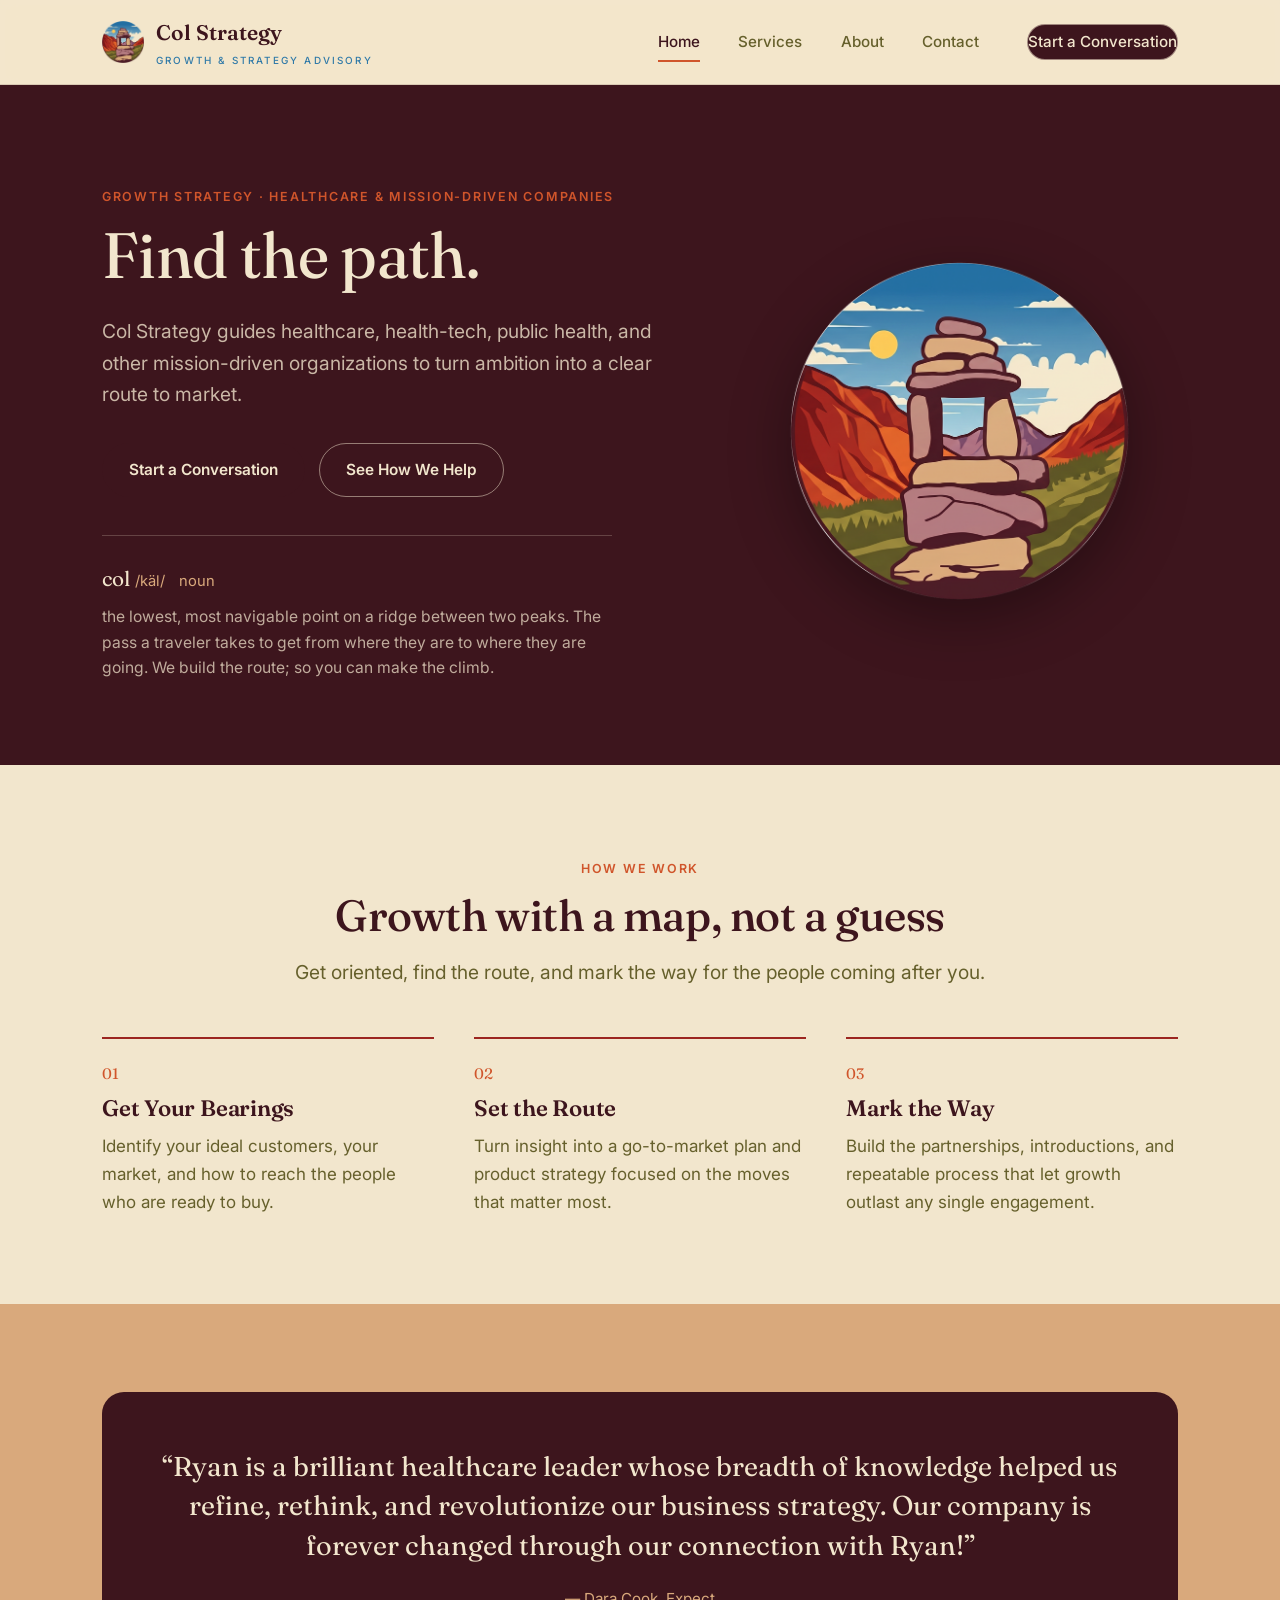
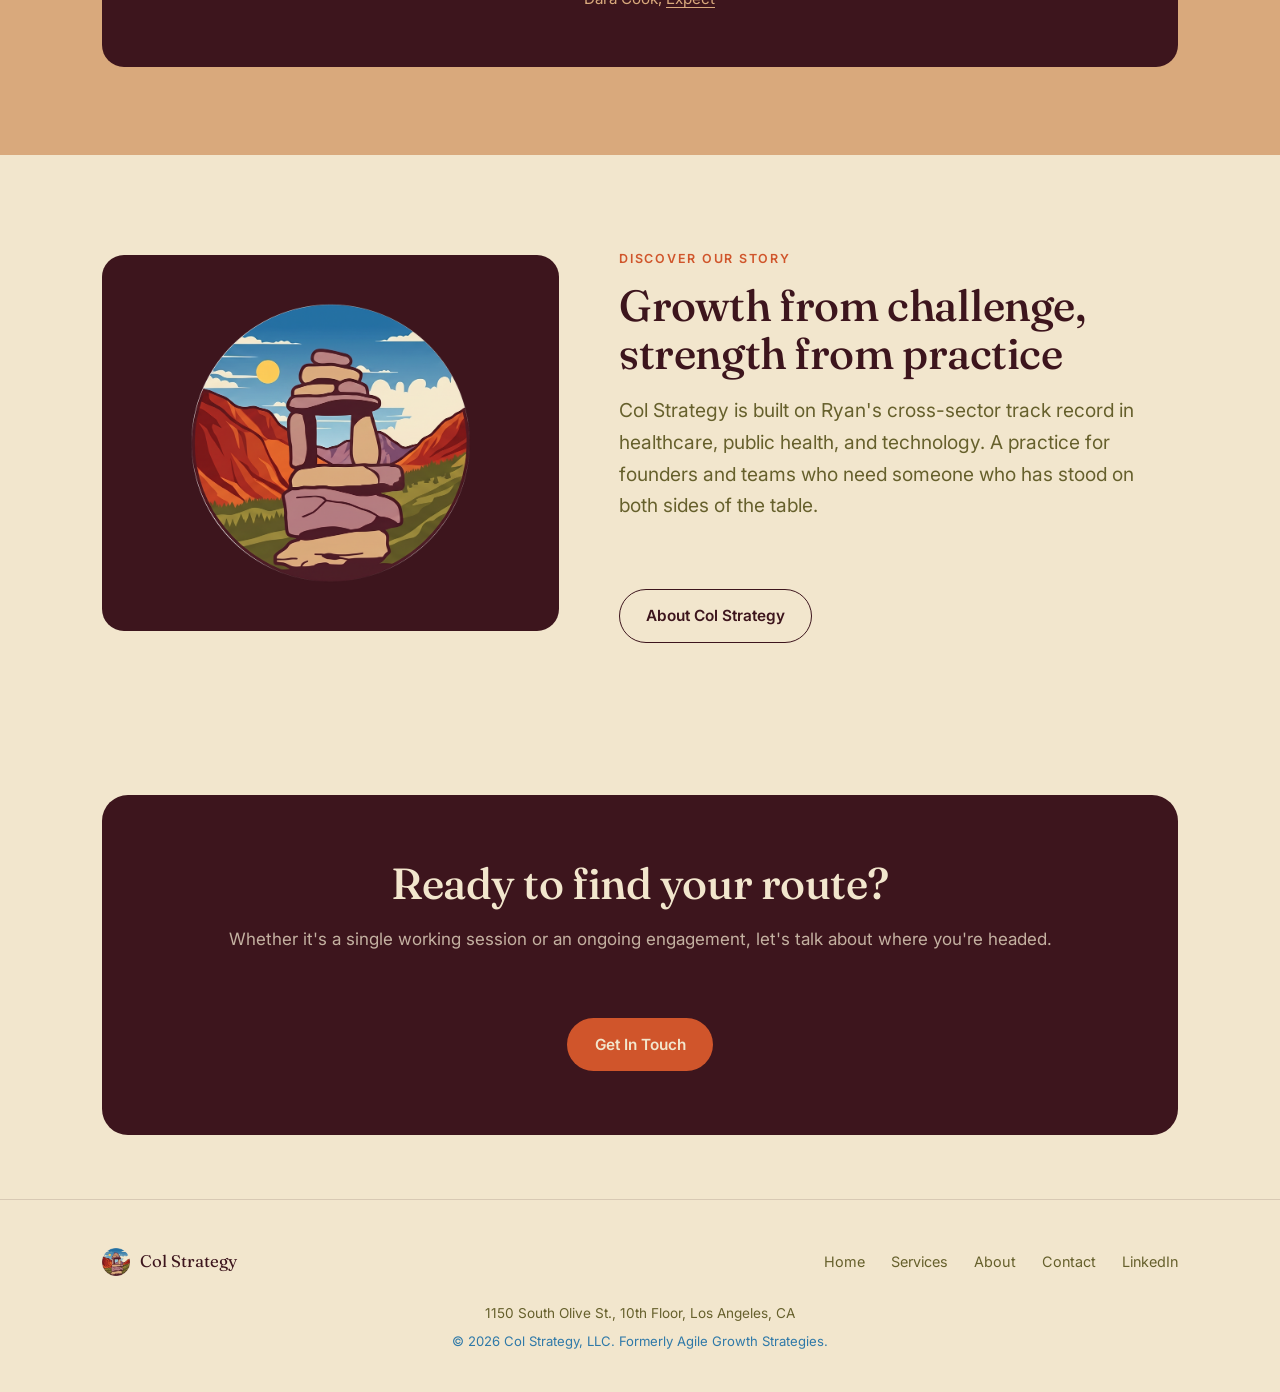
<file: index.html>
<!DOCTYPE html>
<html lang="en">
<head>
<meta charset="UTF-8">
<meta name="viewport" content="width=device-width, initial-scale=1.0">
<title>Col Strategy — Growth Strategy for Healthcare & Mission-Driven Companies</title>
<meta name="description" content="Col Strategy is a boutique growth-strategy consultancy helping healthcare, health-tech, and mission-driven companies find their path to market and scale with purpose.">
<meta property="og:type" content="website">
<meta property="og:site_name" content="Col Strategy">
<meta property="og:title" content="Col Strategy — Growth Strategy for Healthcare & Mission-Driven Companies">
<meta property="og:description" content="Col Strategy is a boutique growth-strategy consultancy helping healthcare, health-tech, and mission-driven companies find their path to market and scale with purpose.">
<meta property="og:url" content="https://colstrategy.com/">
<meta property="og:image" content="https://colstrategy.com/assets/og-card.png">
<meta name="twitter:card" content="summary_large_image">
<meta name="twitter:title" content="Col Strategy — Growth Strategy for Healthcare & Mission-Driven Companies">
<meta name="twitter:description" content="Col Strategy is a boutique growth-strategy consultancy helping healthcare, health-tech, and mission-driven companies find their path to market and scale with purpose.">
<meta name="twitter:image" content="https://colstrategy.com/assets/og-card.png">
<link rel="icon" href="assets/favicon.ico" sizes="any">
<link rel="apple-touch-icon" href="assets/apple-touch-icon.png">
<link rel="preconnect" href="https://fonts.googleapis.com">
<link rel="preconnect" href="https://fonts.gstatic.com" crossorigin>
<link href="https://fonts.googleapis.com/css2?family=Fraunces:opsz,wght@9..144,400;9..144,500;9..144,600&family=Inter:wght@400;500;600;700&display=swap" rel="stylesheet">
<link rel="stylesheet" href="css/styles.css">
</head>
<body class="page-home">

<header class="site-header">
  <div class="wrap">
    <a href="index.html" class="brand">
      <img src="assets/cairn-mark.png" alt="Col Strategy cairn mark">
      <span class="brand-name">Col Strategy<span class="lower">Growth &amp; Strategy Advisory</span></span>
    </a>
    <button class="nav-toggle" aria-label="Toggle navigation" aria-expanded="false">
      <span></span><span></span><span></span>
    </button>
    <nav class="main-nav">
      <a href="index.html" class="active">Home</a>
      <a href="services.html">Services</a>
      <a href="about.html">About</a>
      <a href="contact.html">Contact</a>
      <a href="contact.html" class="btn btn-primary nav-cta">Start a Conversation</a>
    </nav>
  </div>
</header>

<section class="hero">
  <div class="wrap hero-grid">
    <div>
      <div class="eyebrow">Growth Strategy &middot; Healthcare &amp; Mission-Driven Companies</div>
      <h1>Find the path.</h1>
      <p class="lede">Col Strategy guides healthcare, health-tech, public health, and other mission-driven organizations to turn ambition into a clear route to market.</p>
      <div class="hero-actions">
        <a href="contact.html" class="btn btn-primary">Start a Conversation</a>
        <a href="services.html" class="btn btn-ghost">See How We Help</a>
      </div>

      <div class="definition">
        <span class="term">col</span>
        <span class="ipa">/käl/</span>
        <span class="pos">noun</span>
        <p>the lowest, most navigable point on a ridge between two peaks. The pass a traveler takes to get from where they are to where they are going. 
        We build the route; so you can make the climb.</p>
      </div>
    </div>
    <div class="hero-mark">
      <img src="assets/cairn-mark.png" alt="Hand-illustrated cairn, a trail marker made of stacked stones">
    </div>
  </div>
</section>

<section>
  <div class="wrap">
    <div class="section-head center">
      <div class="eyebrow">How We Work</div>
      <h2>Growth with a map, not a guess</h2>
      <p class="lede" style="margin-left:auto;margin-right:auto;">Get oriented, find the route, and mark the way for the people coming after you.</p>
    </div>
    <div class="grid-3">
      <div class="value-card">
        <span class="num">01</span>
        <h3>Get Your Bearings</h3>
        <p>Identify your ideal customers, your market, and how to reach the people who are ready to buy.</p>
      </div>
      <div class="value-card">
        <span class="num">02</span>
        <h3>Set the Route</h3>
        <p>Turn insight into a go-to-market plan and product strategy focused on the moves that matter most.</p>
      </div>
      <div class="value-card">
        <span class="num">03</span>
        <h3>Mark the Way</h3>
        <p>Build the partnerships, introductions, and repeatable process that let growth outlast any single engagement.</p>
      </div>
    </div>
  </div>
</section>

<section class="section-deep">
  <div class="wrap">
    <div class="testimonial">
      <blockquote>&ldquo;Ryan is a brilliant healthcare leader whose breadth of knowledge helped us refine, rethink, and revolutionize our business strategy. Our company is forever changed through our connection with Ryan!&rdquo;</blockquote>
      <cite>— Dara Cook, <a href="https://www.expect.fit/" target="_blank" rel="noopener">Expect</a></cite>
    </div>
  </div>
</section>

<section>
  <div class="wrap split">
    <div class="split-visual">
      <img src="assets/cairn-mark.png" alt="Cairn illustration">
    </div>
    <div>
      <div class="eyebrow">Discover Our Story</div>
      <h2>Growth from challenge, strength from practice</h2>
      <p class="lede">Col Strategy is built on Ryan's cross-sector track record in healthcare, public health, and technology. A practice for founders and teams who need someone who has stood on both sides of the table.</p>
      <a href="about.html" class="btn btn-ghost mt-lg">About Col Strategy</a>
    </div>
  </div>
</section>

<section class="section-tight">
  <div class="wrap">
    <div class="cta-band">
      <h2>Ready to find your route?</h2>
      <p>Whether it's a single working session or an ongoing engagement, let's talk about where you're headed.</p>
      <a href="contact.html" class="btn btn-primary mt-lg">Get In Touch</a>
    </div>
  </div>
</section>

<footer class="site-footer">
  <div class="wrap">
    <div class="footer-grid">
      <a href="index.html" class="footer-brand">
        <img src="assets/cairn-mark.png" alt="Col Strategy">
        Col Strategy
      </a>
      <nav class="footer-links">
        <a href="index.html">Home</a>
        <a href="services.html">Services</a>
        <a href="about.html">About</a>
        <a href="contact.html">Contact</a>
        <a href="https://www.linkedin.com/in/wryanberger/" target="_blank" rel="noopener">LinkedIn</a>
      </nav>
    </div>
    <div class="footer-address">1150 South Olive St., 10th Floor, Los Angeles, CA</div>
    <div class="footer-note">&copy; <span id="year"></span> Col Strategy, LLC. Formerly Agile Growth Strategies.</div>
  </div>
</footer>

<script src="js/main.js"></script>
<script>document.getElementById("year").textContent = new Date().getFullYear();</script>
</body>
</html>
</file>
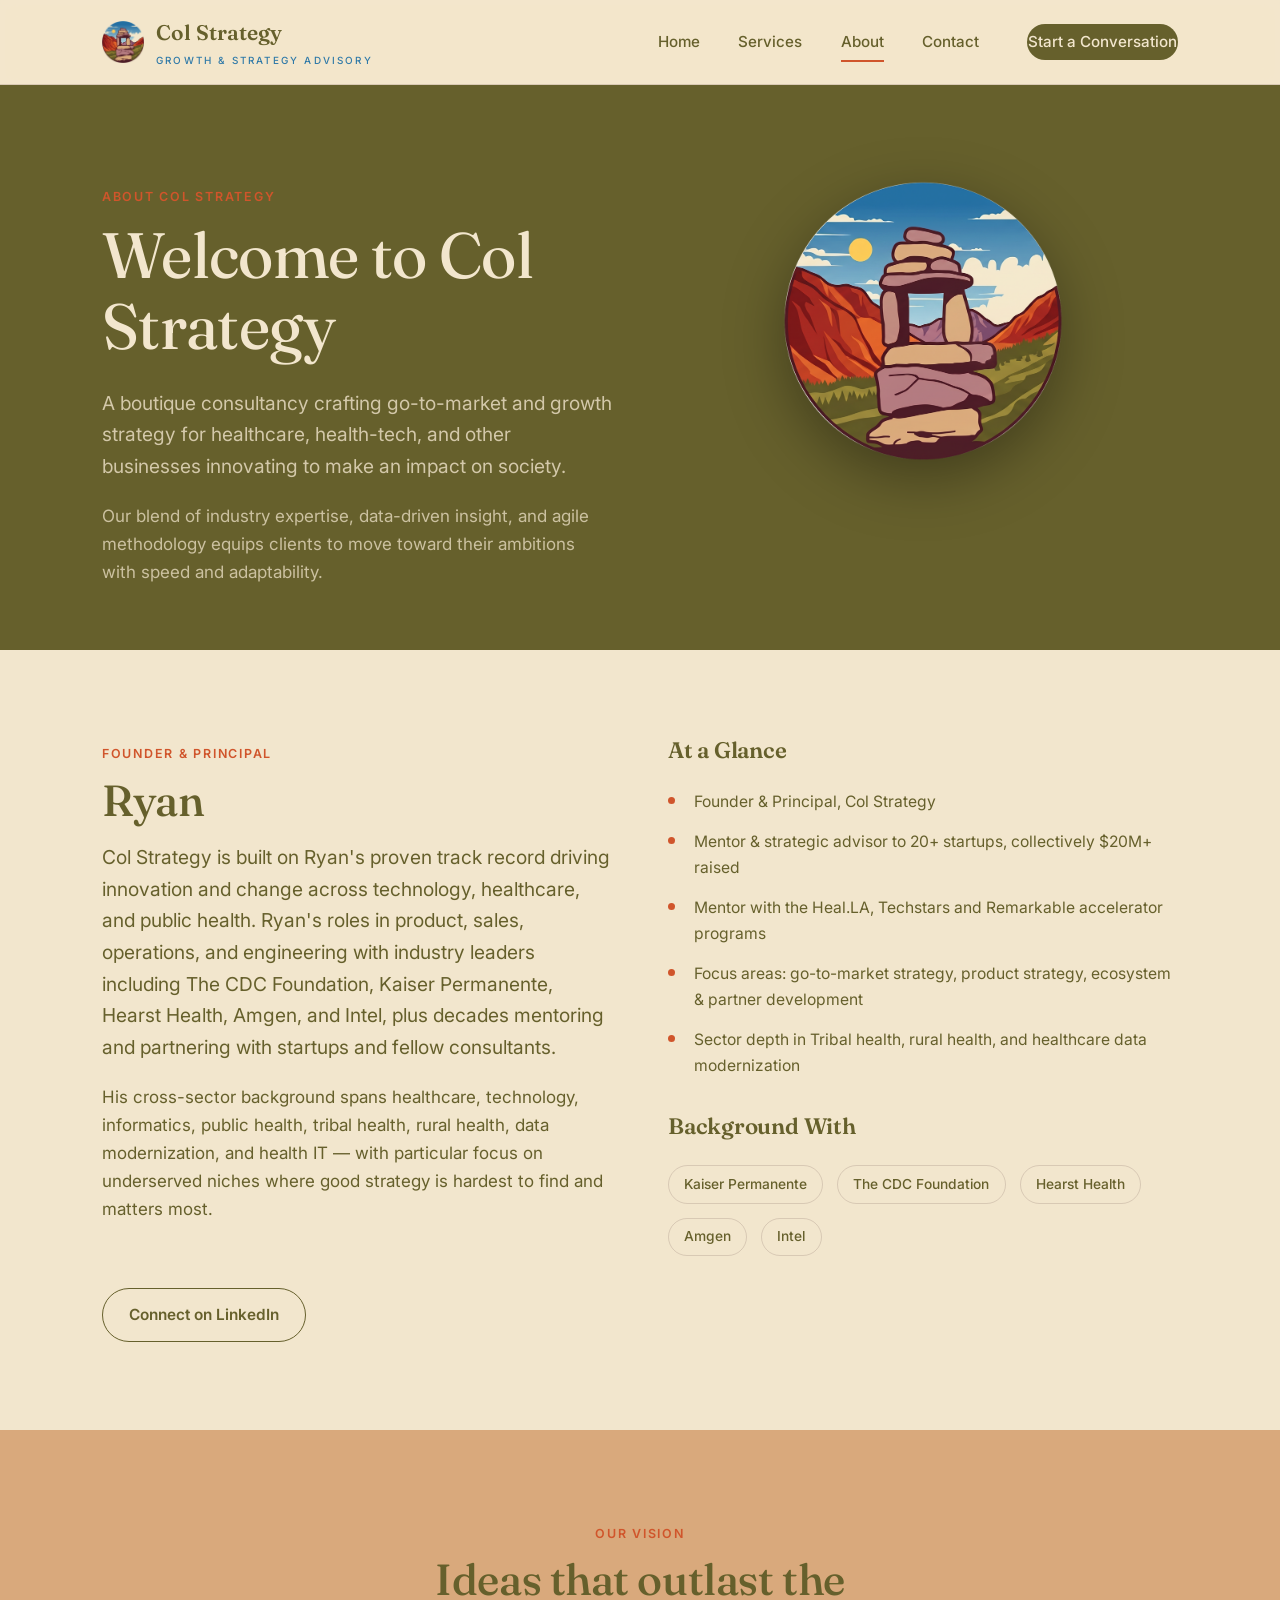
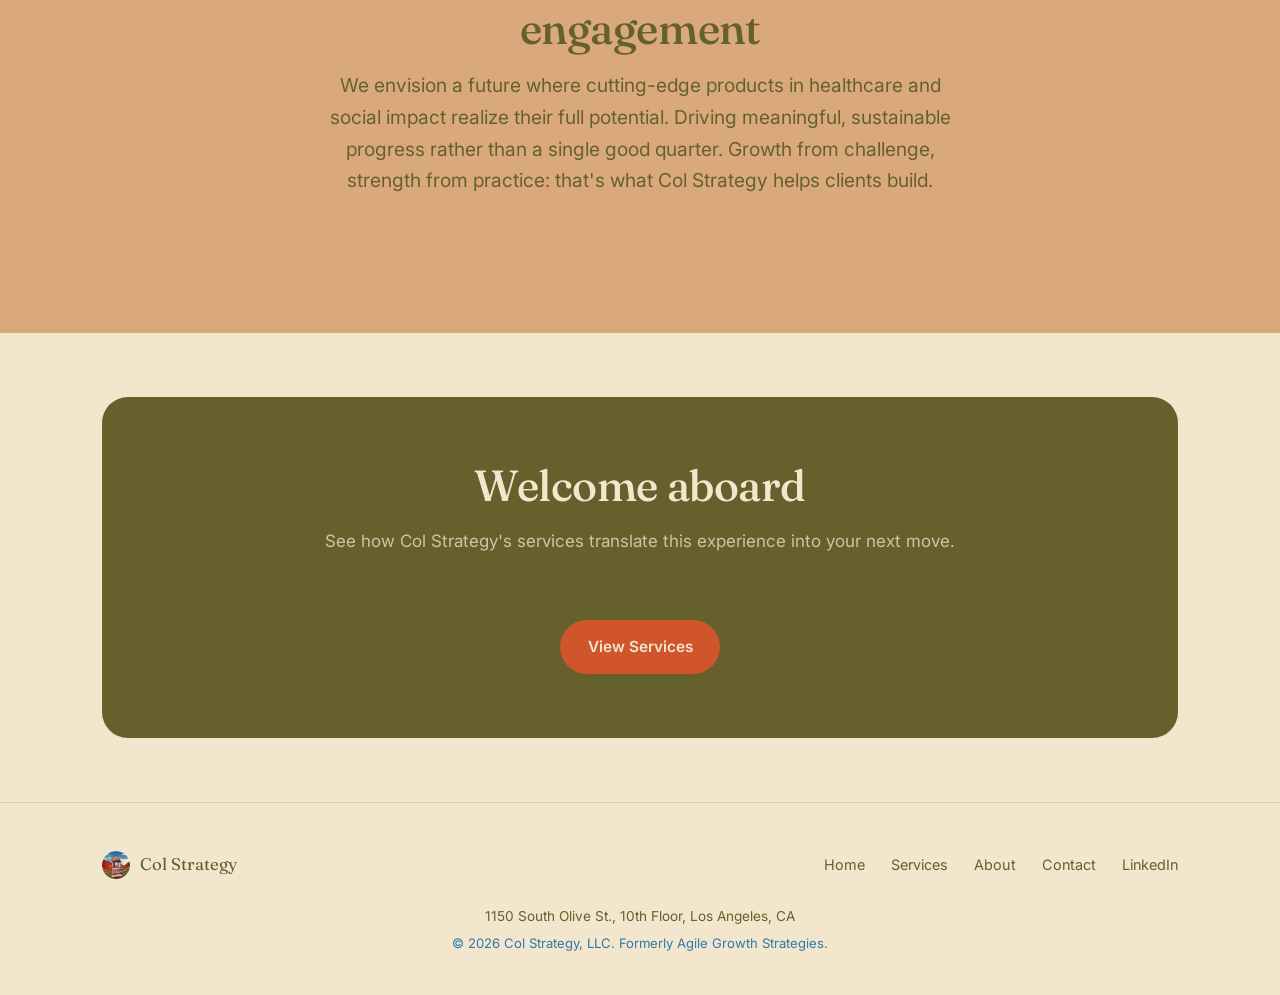
<file: about.html>
<!DOCTYPE html>
<html lang="en">
<head>
<meta charset="UTF-8">
<meta name="viewport" content="width=device-width, initial-scale=1.0">
<title>About — Col Strategy</title>
<meta name="description" content="Col Strategy is built on founder Ryan's cross-sector track record in healthcare, technology, and public health.">
<meta property="og:type" content="website">
<meta property="og:site_name" content="Col Strategy">
<meta property="og:title" content="About — Col Strategy">
<meta property="og:description" content="Col Strategy is built on founder Ryan's cross-sector track record in healthcare, technology, and public health.">
<meta property="og:url" content="https://colstrategy.com/about.html">
<meta property="og:image" content="https://colstrategy.com/assets/og-card.png">
<meta name="twitter:card" content="summary_large_image">
<meta name="twitter:title" content="About — Col Strategy">
<meta name="twitter:description" content="Col Strategy is built on founder Ryan's cross-sector track record in healthcare, technology, and public health.">
<meta name="twitter:image" content="https://colstrategy.com/assets/og-card.png">
<link rel="icon" href="assets/favicon.ico" sizes="any">
<link rel="apple-touch-icon" href="assets/apple-touch-icon.png">
<link rel="preconnect" href="https://fonts.googleapis.com">
<link rel="preconnect" href="https://fonts.gstatic.com" crossorigin>
<link href="https://fonts.googleapis.com/css2?family=Fraunces:opsz,wght@9..144,400;9..144,500;9..144,600&family=Inter:wght@400;500;600;700&display=swap" rel="stylesheet">
<link rel="stylesheet" href="css/styles.css">
</head>
<body class="page-about">

<header class="site-header">
  <div class="wrap">
    <a href="index.html" class="brand">
      <img src="assets/cairn-mark.png" alt="Col Strategy cairn mark">
      <span class="brand-name">Col Strategy<span class="lower">Growth &amp; Strategy Advisory</span></span>
    </a>
    <button class="nav-toggle" aria-label="Toggle navigation" aria-expanded="false">
      <span></span><span></span><span></span>
    </button>
    <nav class="main-nav">
      <a href="index.html">Home</a>
      <a href="services.html">Services</a>
      <a href="about.html" class="active">About</a>
      <a href="contact.html">Contact</a>
      <a href="contact.html" class="btn btn-primary nav-cta">Start a Conversation</a>
    </nav>
  </div>
</header>

<section class="hero" style="padding-bottom:64px;">
  <div class="wrap about-hero">
    <div>
      <div class="eyebrow">About Col Strategy</div>
      <h1>Welcome to Col Strategy</h1>
      <p class="lede">A boutique consultancy crafting go-to-market and growth strategy for healthcare, health-tech, and other businesses innovating to make an impact on society.</p>
      <p style="color:rgba(242,230,205,0.72)">Our blend of industry expertise, data-driven insight, and agile methodology equips clients to move toward their ambitions with speed and adaptability.</p>
    </div>
    <div class="hero-mark">
      <img src="assets/cairn-mark.png" alt="Hand-illustrated cairn mark" style="max-height:280px;">
    </div>
  </div>
</section>

<section>
  <div class="wrap about-hero">
    <div>
      <div class="eyebrow">Founder &amp; Principal</div>
      <h2>Ryan</h2>
      <p class="lede">Col Strategy is built on Ryan's proven track record driving innovation and change across technology, healthcare, and public health. Ryan's roles in product, sales, operations, and engineering with industry leaders including The CDC Foundation, Kaiser Permanente, Hearst Health, Amgen, and Intel, plus decades mentoring and partnering with startups and fellow consultants.</p>
      <p>His cross-sector background spans healthcare, technology, informatics, public health, tribal health, rural health, data modernization, and health IT &mdash; with particular focus on underserved niches where good strategy is hardest to find and matters most.</p>
      <a href="https://www.linkedin.com/in/wryanberger/" target="_blank" rel="noopener" class="btn btn-ghost mt-lg">Connect on LinkedIn</a>
    </div>
    <div>
      <h3 style="margin-bottom:1rem;">At a Glance</h3>
      <ul class="credential-list">
        <li>Founder &amp; Principal, Col Strategy</li>
        <li>Mentor &amp; strategic advisor to 20+ startups, collectively $20M+ raised</li>
        <li>Mentor with the Heal.LA, Techstars and Remarkable accelerator programs</li>
        <li>Focus areas: go-to-market strategy, product strategy, ecosystem &amp; partner development</li>
        <li>Sector depth in Tribal health, rural health, and healthcare data modernization</li>
      </ul>
      <h3 style="margin:2.2rem 0 0.6rem;">Background With</h3>
      <div class="client-strip">
        <span>Kaiser Permanente</span>
        <span>The CDC Foundation</span>
        <span>Hearst Health</span>
        <span>Amgen</span>
        <span>Intel</span>
      </div>
    </div>
  </div>
</section>

<section class="section-deep">
  <div class="wrap section-head center">
    <div class="eyebrow">Our Vision</div>
    <h2>Ideas that outlast the engagement</h2>
    <p class="lede" style="margin-left:auto;margin-right:auto;">We envision a future where cutting-edge products in healthcare and social impact realize their full potential. Driving meaningful, sustainable progress rather than a single good quarter. Growth from challenge, strength from practice: that's what Col Strategy helps clients build.</p>
  </div>
</section>

<section class="section-tight">
  <div class="wrap">
    <div class="cta-band">
      <h2>Welcome aboard</h2>
      <p>See how Col Strategy's services translate this experience into your next move.</p>
      <a href="services.html" class="btn btn-primary mt-lg">View Services</a>
    </div>
  </div>
</section>

<footer class="site-footer">
  <div class="wrap">
    <div class="footer-grid">
      <a href="index.html" class="footer-brand">
        <img src="assets/cairn-mark.png" alt="Col Strategy">
        Col Strategy
      </a>
      <nav class="footer-links">
        <a href="index.html">Home</a>
        <a href="services.html">Services</a>
        <a href="about.html">About</a>
        <a href="contact.html">Contact</a>
        <a href="https://www.linkedin.com/in/wryanberger/" target="_blank" rel="noopener">LinkedIn</a>
      </nav>
    </div>
    <div class="footer-address">1150 South Olive St., 10th Floor, Los Angeles, CA</div>
    <div class="footer-note">&copy; <span id="year"></span> Col Strategy, LLC. Formerly Agile Growth Strategies.</div>
  </div>
</footer>

<script src="js/main.js"></script>
<script>document.getElementById("year").textContent = new Date().getFullYear();</script>
</body>
</html>
</file>
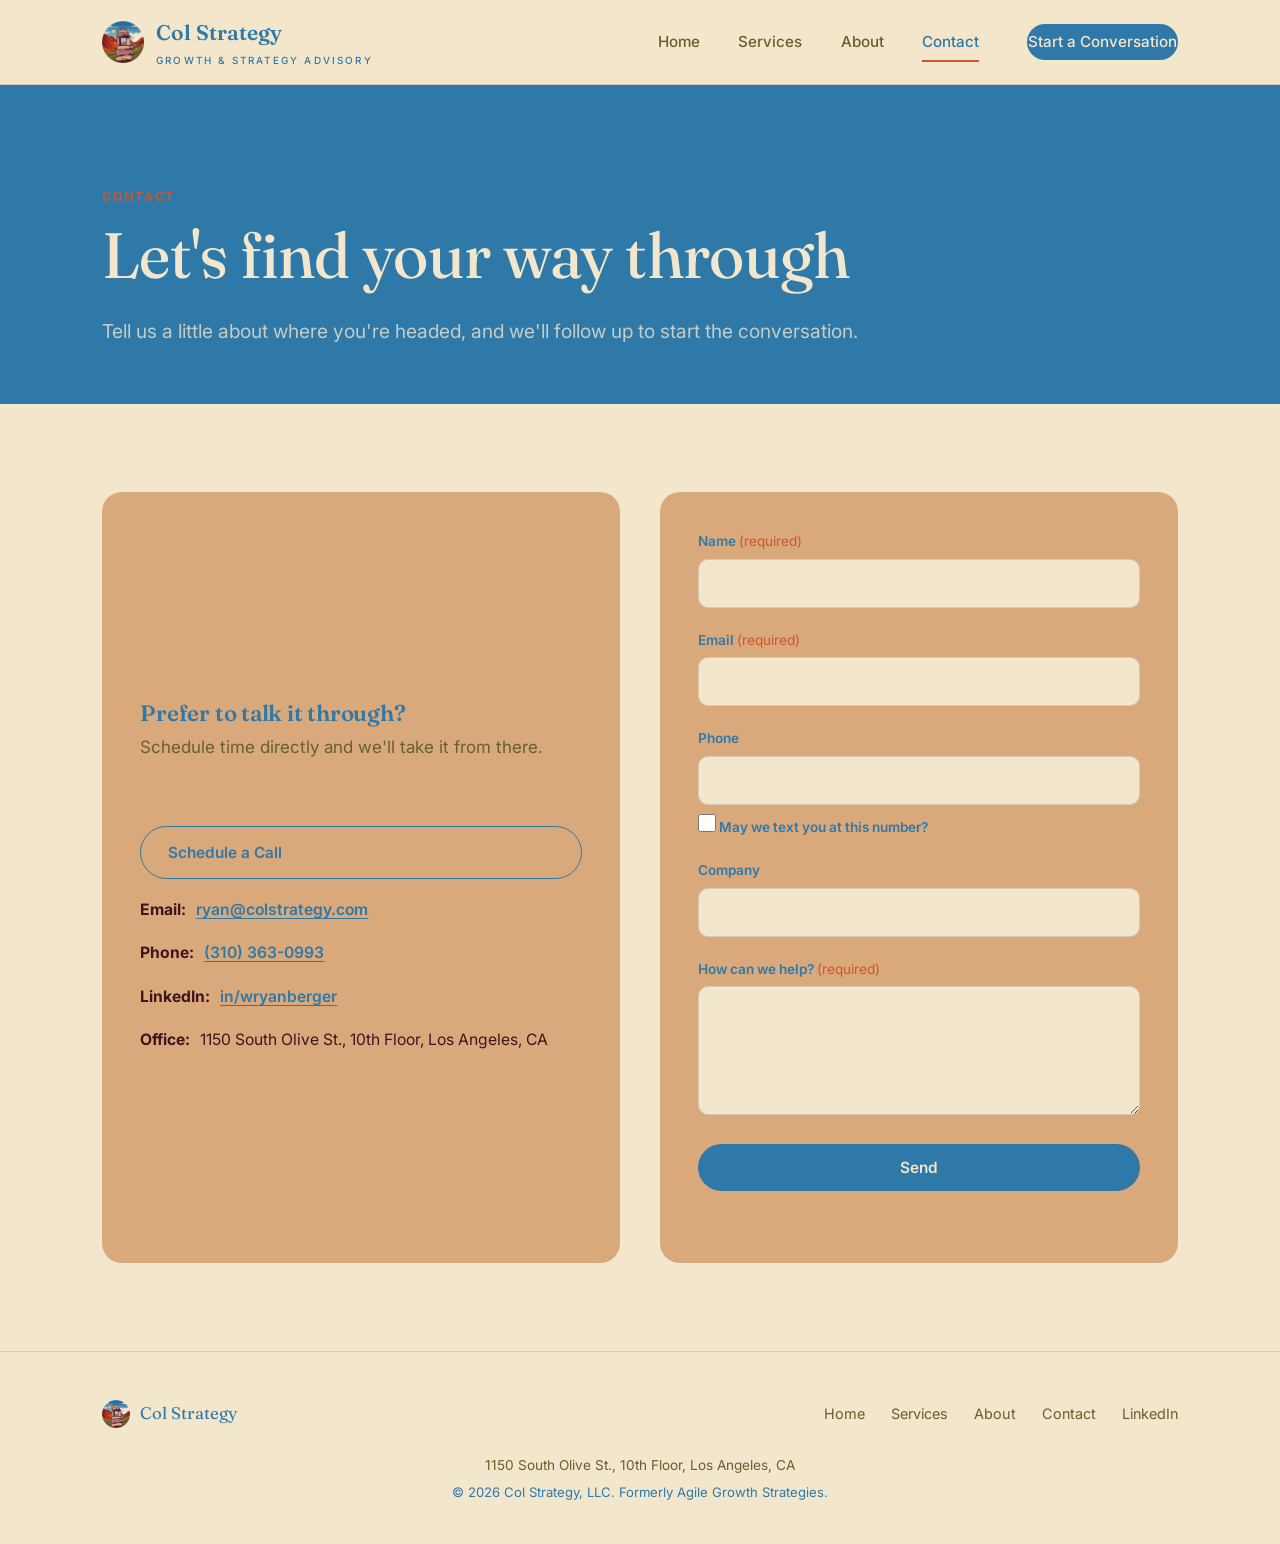
<file: contact.html>
<!DOCTYPE html>
<html lang="en">
<head>
<meta charset="UTF-8">
<meta name="viewport" content="width=device-width, initial-scale=1.0">
<title>Contact — Col Strategy</title>
<meta name="description" content="Get in touch with Col Strategy to talk about your go-to-market and growth strategy.">
<meta property="og:type" content="website">
<meta property="og:site_name" content="Col Strategy">
<meta property="og:title" content="Contact — Col Strategy">
<meta property="og:description" content="Get in touch with Col Strategy to talk about your go-to-market and growth strategy.">
<meta property="og:url" content="https://colstrategy.com/contact.html">
<meta property="og:image" content="https://colstrategy.com/assets/og-card.png">
<meta name="twitter:card" content="summary_large_image">
<meta name="twitter:title" content="Contact — Col Strategy">
<meta name="twitter:description" content="Get in touch with Col Strategy to talk about your go-to-market and growth strategy.">
<meta name="twitter:image" content="https://colstrategy.com/assets/og-card.png">
<link rel="icon" href="assets/favicon.ico" sizes="any">
<link rel="apple-touch-icon" href="assets/apple-touch-icon.png">
<link rel="preconnect" href="https://fonts.googleapis.com">
<link rel="preconnect" href="https://fonts.gstatic.com" crossorigin>
<link href="https://fonts.googleapis.com/css2?family=Fraunces:opsz,wght@9..144,400;9..144,500;9..144,600&family=Inter:wght@400;500;600;700&display=swap" rel="stylesheet">
<link rel="stylesheet" href="css/styles.css">
</head>
<body class="page-contact">

<header class="site-header">
  <div class="wrap">
    <a href="index.html" class="brand">
      <img src="assets/cairn-mark.png" alt="Col Strategy cairn mark">
      <span class="brand-name">Col Strategy<span class="lower">Growth &amp; Strategy Advisory</span></span>
    </a>
    <button class="nav-toggle" aria-label="Toggle navigation" aria-expanded="false">
      <span></span><span></span><span></span>
    </button>
    <nav class="main-nav">
      <a href="index.html">Home</a>
      <a href="services.html">Services</a>
      <a href="about.html">About</a>
      <a href="contact.html" class="active">Contact</a>
      <a href="contact.html" class="btn btn-primary nav-cta">Start a Conversation</a>
    </nav>
  </div>
</header>

<section class="hero" style="padding-bottom:56px;">
  <div class="wrap">
    <div class="eyebrow">Contact</div>
    <h1>Let's find your way through</h1>
    <p class="lede">Tell us a little about where you're headed, and we'll follow up to start the conversation.</p>
  </div>
</section>

<section>
  <div class="wrap contact-columns">

    <div class="contact-card contact-card-columned">
      <h3>Prefer to talk it through?</h3>
      <p>Schedule time directly and we'll take it from there.</p>
      <a href="https://calendly.com/ryan-colstrategy/30min" id="schedule-link" class="btn btn-ghost mt-lg" target="_blank" rel="noopener">Schedule a Call</a>

      <div class="contact-line">
        <strong>Email:</strong>
        <a href="mailto:ryan@colstrategy.com">ryan@colstrategy.com</a>
      </div>
      <div class="contact-line">
        <strong>Phone:</strong>
        <a href="tel:+13103630993">(310) 363-0993</a>
      </div>
      <div class="contact-line">
        <strong>LinkedIn:</strong>
        <a href="https://www.linkedin.com/in/wryanberger/" target="_blank" rel="noopener">in/wryanberger</a>
      </div>
      <div class="contact-line">
        <strong>Office:</strong>
        1150 South Olive St., 10th Floor, Los Angeles, CA
      </div>
    </div>

    <div class="contact-card">
      <form id="inquiry-form" class="inquiry-form" action="https://formsubmit.co/ajax/ryan@colstrategy.com" method="POST">
        <input type="hidden" name="_subject" value="New inquiry from colstrategy.com">
        <input type="hidden" name="_template" value="table">
        <input type="hidden" name="_captcha" value="false">
        <input type="text" name="_honey" style="position:absolute;left:-9999px" tabindex="-1" autocomplete="off">

        <div class="field">
          <label for="cf-name">Name <span class="req">(required)</span></label>
          <input type="text" id="cf-name" name="Name" required>
        </div>
        <div class="field">
          <label for="cf-email">Email <span class="req">(required)</span></label>
          <input type="email" id="cf-email" name="Email" required>
        </div>
        <div class="field">
          <label for="cf-phone">Phone</label>
          <input type="tel" id="cf-phone" name="Phone" autocomplete="tel">
          <label class="field-checkbox" for="cf-text-ok">
            <input type="checkbox" id="cf-text-ok" name="OK to Text" value="Yes">
            <span>May we text you at this number?</span>
          </label>
        </div>
        <div class="field">
          <label for="cf-company">Company</label>
          <input type="text" id="cf-company" name="Company">
        </div>
        <div class="field">
          <label for="cf-message">How can we help? <span class="req">(required)</span></label>
          <textarea id="cf-message" name="Message" rows="5" required></textarea>
        </div>
        <button type="submit" class="btn btn-primary">Send</button>
        <p id="form-status" class="form-status" role="status"></p>
      </form>

      <div id="form-success" class="form-success" hidden>
        <h3>Thanks &mdash; message sent.</h3>
        <p>We'll follow up within a couple of business days. In the meantime, feel free to <a href="https://calendly.com/ryan-colstrategy/30min" target="_blank" rel="noopener">grab time on the calendar</a>.</p>
      </div>
    </div>

  </div>
</section>

<footer class="site-footer">
  <div class="wrap">
    <div class="footer-grid">
      <a href="index.html" class="footer-brand">
        <img src="assets/cairn-mark.png" alt="Col Strategy">
        Col Strategy
      </a>
      <nav class="footer-links">
        <a href="index.html">Home</a>
        <a href="services.html">Services</a>
        <a href="about.html">About</a>
        <a href="contact.html">Contact</a>
        <a href="https://www.linkedin.com/in/wryanberger/" target="_blank" rel="noopener">LinkedIn</a>
      </nav>
    </div>
    <div class="footer-address">1150 South Olive St., 10th Floor, Los Angeles, CA</div>
    <div class="footer-note">&copy; <span id="year"></span> Col Strategy, LLC. Formerly Agile Growth Strategies.</div>
  </div>
</footer>

<script src="js/main.js"></script>
<script>
  document.getElementById("year").textContent = new Date().getFullYear();

  (function () {
    var form = document.getElementById("inquiry-form");
    if (!form) return;
    var status = document.getElementById("form-status");
    var success = document.getElementById("form-success");

    form.addEventListener("submit", function (e) {
      e.preventDefault();
      var btn = form.querySelector("button[type=submit]");
      btn.disabled = true;
      btn.textContent = "Sending\u2026";
      status.textContent = "";
      status.className = "form-status";

      fetch(form.action, {
        method: "POST",
        headers: { "Accept": "application/json" },
        body: new FormData(form)
      })
        .then(function (res) {
          if (!res.ok) throw new Error("Request failed");
          return res.json();
        })
        .then(function () {
          form.hidden = true;
          success.hidden = false;
        })
        .catch(function () {
          status.textContent = "Something went wrong sending that \u2014 please email ryan@colstrategy.com directly instead.";
          status.className = "form-status form-status-error";
          btn.disabled = false;
          btn.textContent = "Send";
        });
    });
  })();
</script>
</body>
</html>
</file>
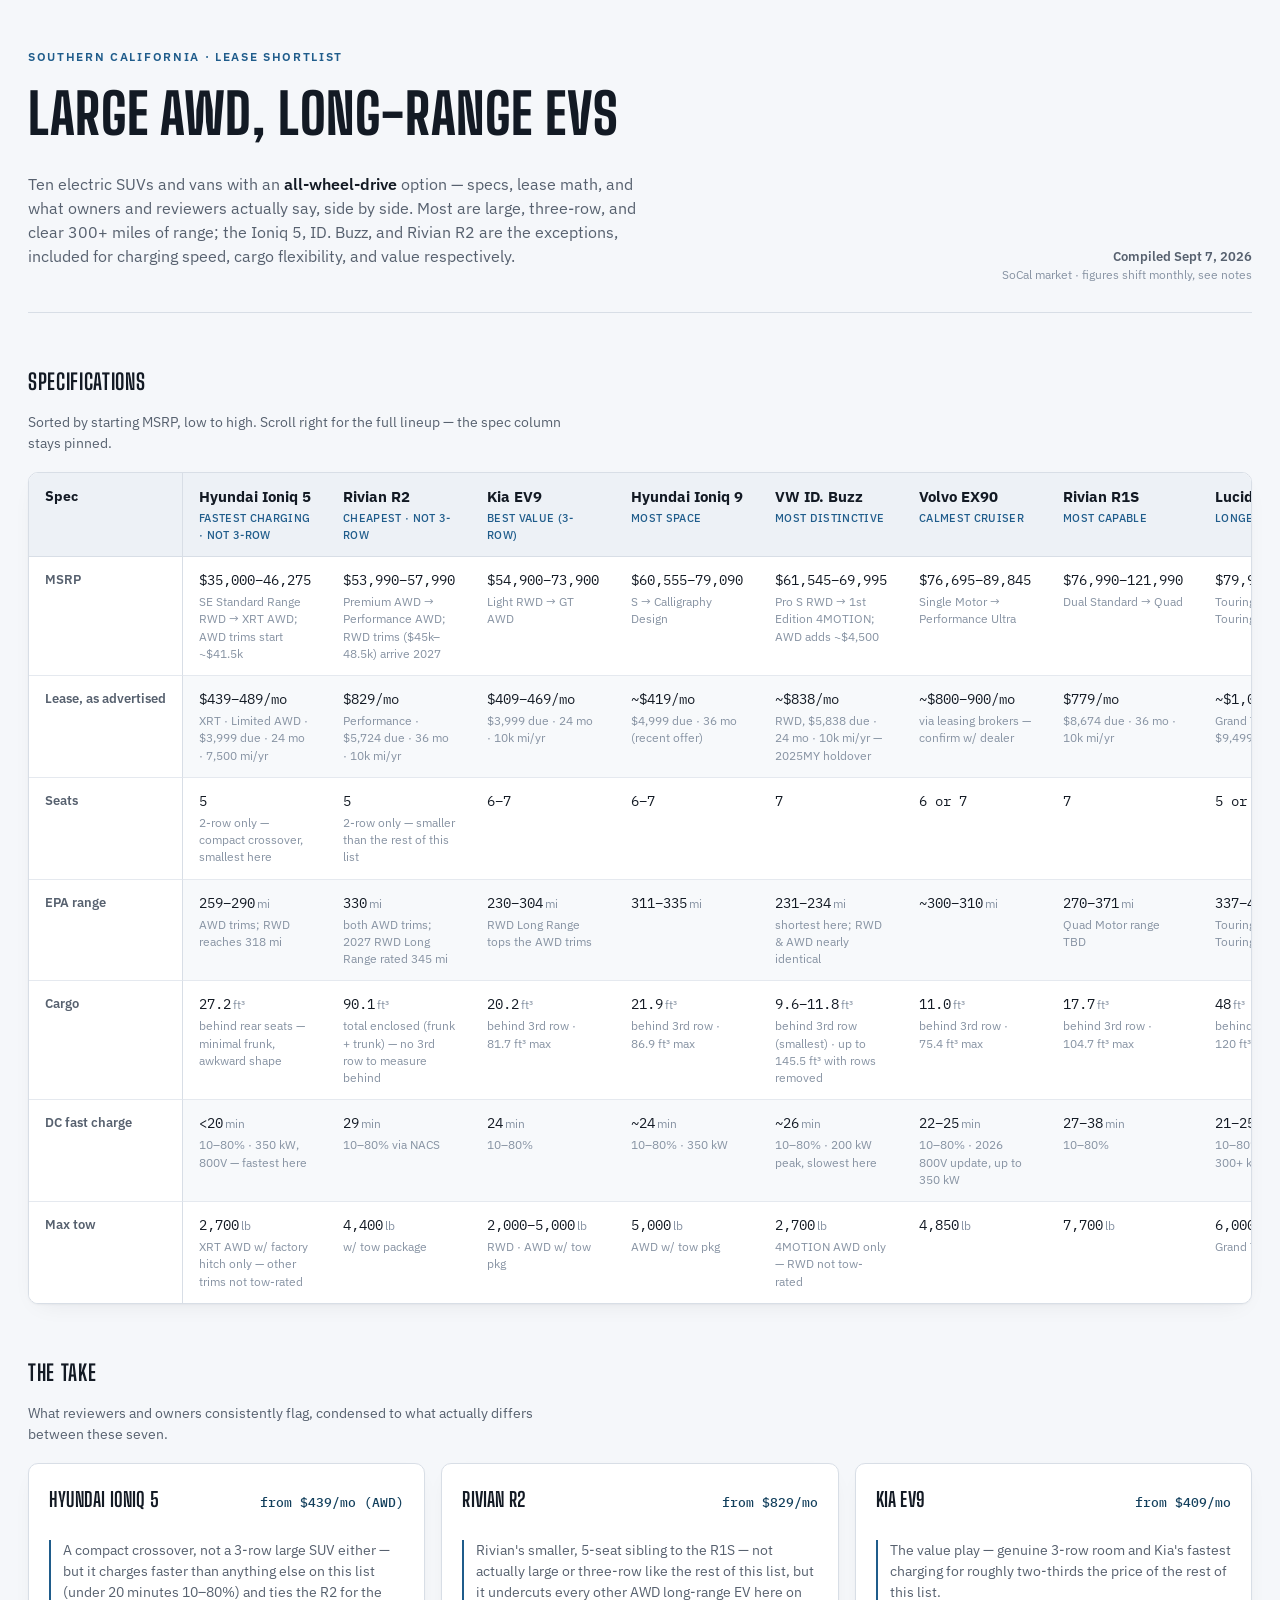
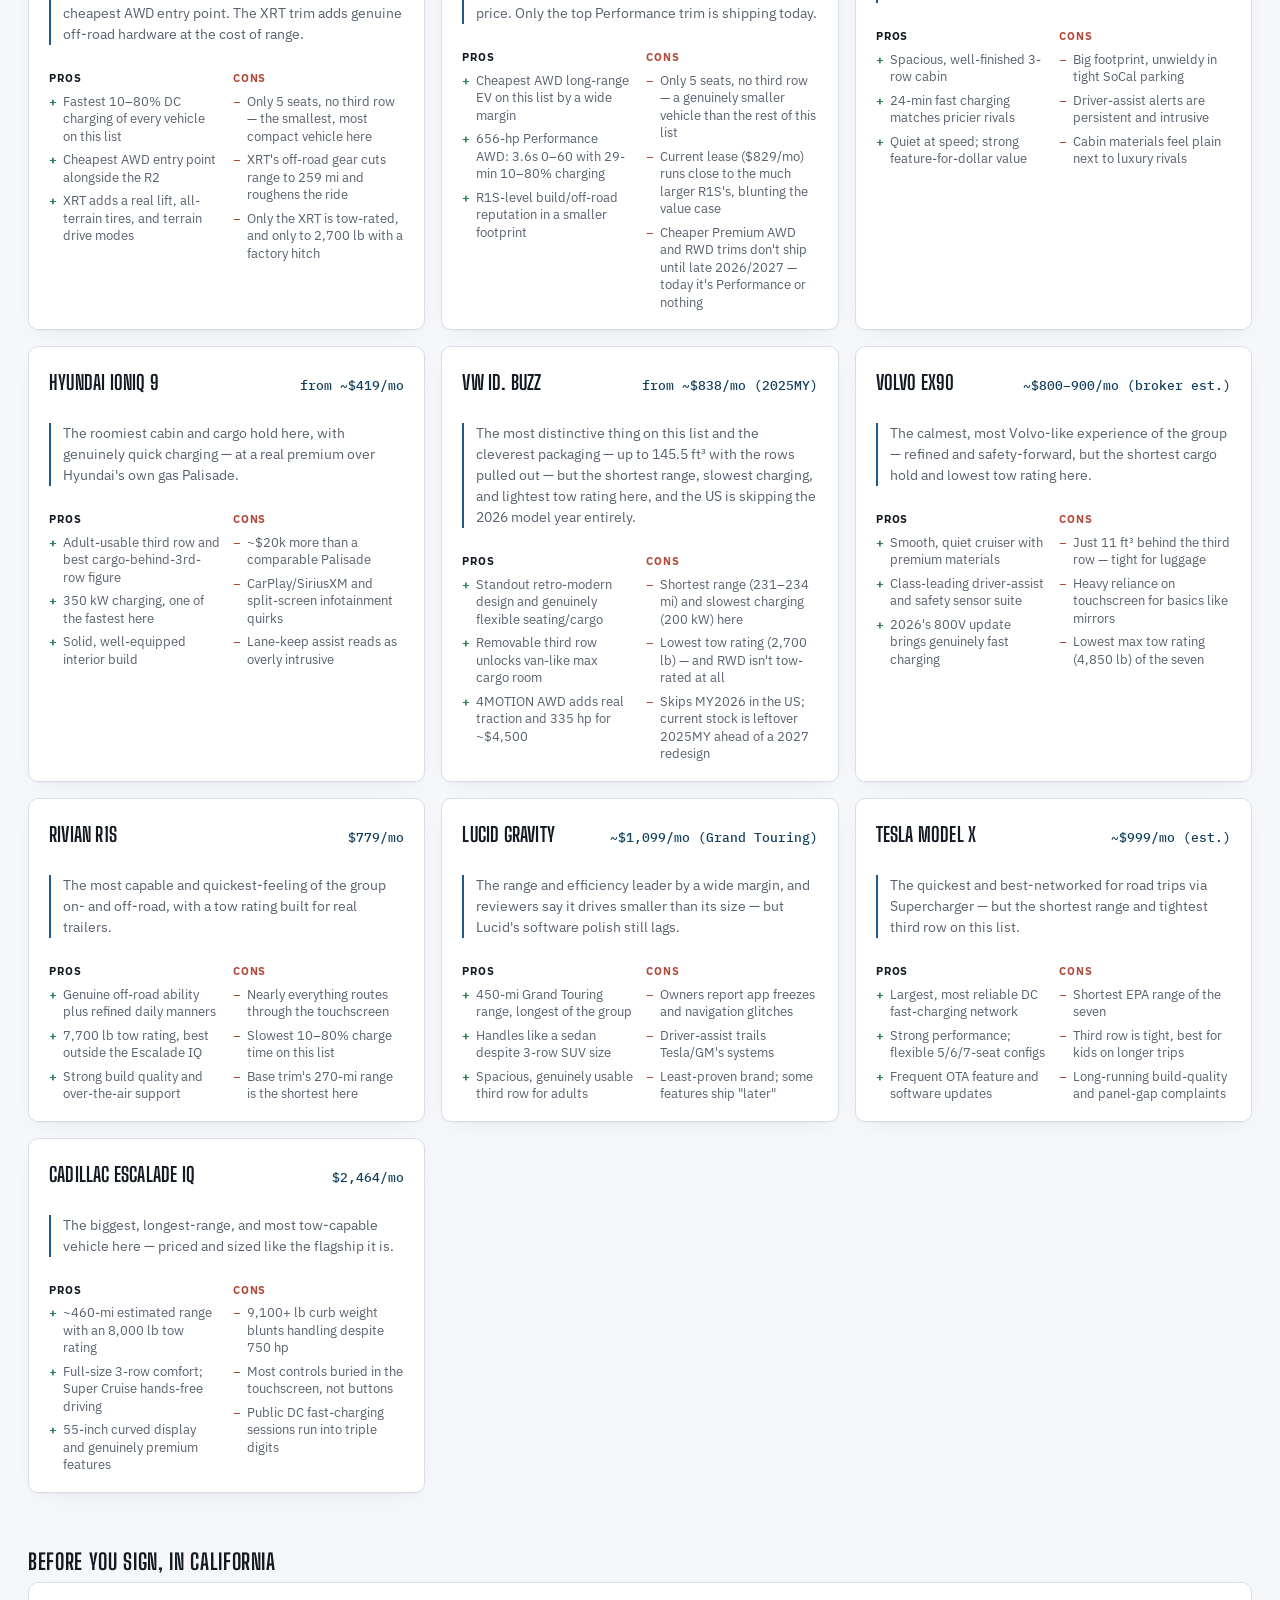
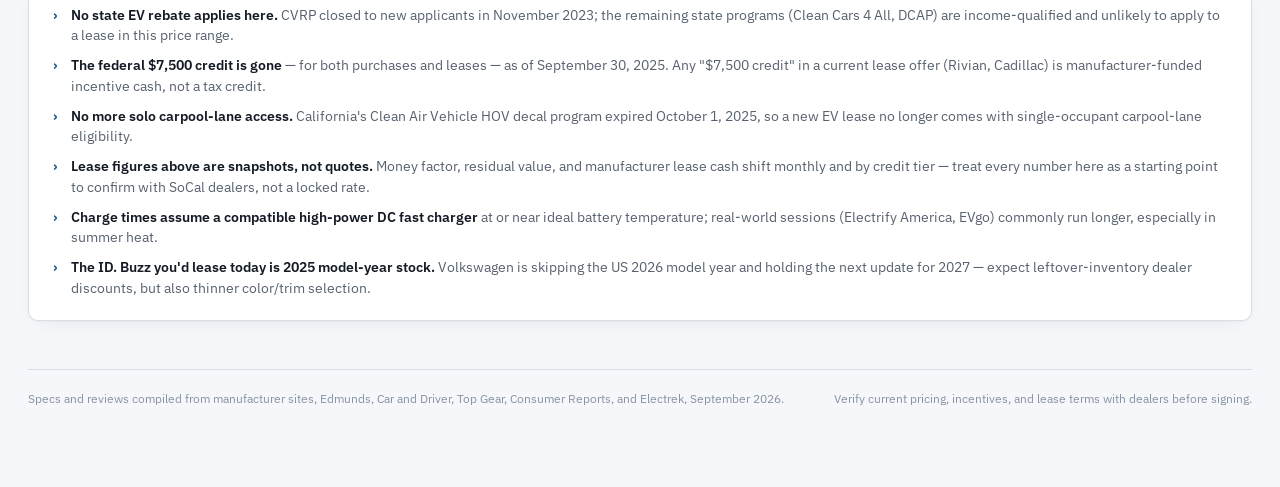
<file: ev-lease-shortlist.html>
<!doctype html><html><head><meta charset=utf8><meta name=viewport content="width=device-width,initial-scale=1"><meta name="robots" content="noindex, nofollow"><style>:root{color-scheme:light}body{margin:0;padding:0;font:14px -apple-system,BlinkMacSystemFont,sans-serif;background:#faf9f5;color:#141413}img{max-width:100%}[hidden]:not([hidden=until-found]){display:none!important}</style></head><body>
<title>Large EV Lease Shortlist</title>
<style>
  @import url('https://fonts.googleapis.com/css2?family=Big+Shoulders+Display:wght@600;700;800&family=IBM+Plex+Sans:wght@400;500;600;700&family=IBM+Plex+Mono:wght@400;500;600&display=swap');

  :root{
    --bg:#f5f7fa;
    --surface:#ffffff;
    --surface-2:#edf1f6;
    --border:#d8dee6;
    --border-soft:#e5e9ef;
    --ink:#131a24;
    --ink-muted:#57616f;
    --ink-faint:#8793a3;
    --accent:#1f5c8b;
    --accent-strong:#123f5c;
    --accent-soft:#e4eef6;
    --positive:#2e7d5c;
    --positive-soft:#e4f3ec;
    --negative:#b14a3b;
    --negative-soft:#fbeae6;
    --shadow: 0 1px 2px rgba(19,26,36,0.04), 0 8px 24px -12px rgba(19,26,36,0.10);
  }
  @media (prefers-color-scheme: dark){
    :root:not([data-theme="light"]){
      --bg:#0e1420;
      --surface:#141c2b;
      --surface-2:#1a2536;
      --border:#2a3547;
      --border-soft:#212c3d;
      --ink:#e7ecf3;
      --ink-muted:#9fabbe;
      --ink-faint:#6b7a8f;
      --accent:#7bb9e6;
      --accent-strong:#a8d1ef;
      --accent-soft:#1c3349;
      --positive:#74cca4;
      --positive-soft:#173229;
      --negative:#e2917e;
      --negative-soft:#3a2420;
      --shadow: 0 1px 2px rgba(0,0,0,0.3), 0 8px 24px -12px rgba(0,0,0,0.5);
    }
  }
  :root[data-theme="dark"]{
    --bg:#0e1420;
    --surface:#141c2b;
    --surface-2:#1a2536;
    --border:#2a3547;
    --border-soft:#212c3d;
    --ink:#e7ecf3;
    --ink-muted:#9fabbe;
    --ink-faint:#6b7a8f;
    --accent:#7bb9e6;
    --accent-strong:#a8d1ef;
    --accent-soft:#1c3349;
    --positive:#74cca4;
    --positive-soft:#173229;
    --negative:#e2917e;
    --negative-soft:#3a2420;
    --shadow: 0 1px 2px rgba(0,0,0,0.3), 0 8px 24px -12px rgba(0,0,0,0.5);
  }

  *{box-sizing:border-box;}
  body{
    background:var(--bg);
    color:var(--ink);
    font-family:'IBM Plex Sans', system-ui, -apple-system, sans-serif;
    line-height:1.5;
  }
  .wrap{
    max-width:1360px;
    margin:0 auto;
    padding:48px 28px 80px;
  }

  /* header */
  .eyebrow{
    font-size:12px;
    font-weight:600;
    letter-spacing:.14em;
    text-transform:uppercase;
    color:var(--accent);
  }
  h1{
    font-family:'Big Shoulders Display', 'IBM Plex Sans', sans-serif;
    font-weight:800;
    font-size:clamp(34px,5vw,56px);
    letter-spacing:.01em;
    text-transform:uppercase;
    margin:6px 0 10px;
    text-wrap:balance;
    color:var(--ink);
  }
  .sub{
    max-width:62ch;
    color:var(--ink-muted);
    font-size:16px;
  }
  .sub strong{color:var(--ink);font-weight:600;}
  header.page{
    display:flex;
    flex-wrap:wrap;
    justify-content:space-between;
    align-items:flex-end;
    gap:20px;
    border-bottom:1px solid var(--border);
    padding-bottom:28px;
    margin-bottom:36px;
  }
  .asof{
    text-align:right;
    font-size:12px;
    color:var(--ink-faint);
    white-space:nowrap;
  }
  .asof b{display:block;color:var(--ink-muted);font-weight:600;font-size:13px;}

  section{margin-top:52px;}
  h2{
    font-family:'Big Shoulders Display','IBM Plex Sans',sans-serif;
    font-weight:700;
    font-size:22px;
    letter-spacing:.03em;
    text-transform:uppercase;
    color:var(--ink);
    margin:0 0 4px;
  }
  .section-note{color:var(--ink-muted);font-size:14px;margin-bottom:18px;max-width:70ch;}

  /* table */
  .table-scroll{
    overflow-x:auto;
    border:1px solid var(--border);
    border-radius:10px;
    background:var(--surface);
    box-shadow:var(--shadow);
  }
  table{
    border-collapse:separate;
    border-spacing:0;
    width:100%;
    min-width:1080px;
  }
  th,td{
    text-align:left;
    padding:13px 16px;
    border-bottom:1px solid var(--border-soft);
    vertical-align:top;
  }
  thead th{
    background:var(--surface-2);
    position:sticky;
    top:0;
    z-index:2;
    border-bottom:1px solid var(--border);
  }
  .veh-name{
    font-weight:700;
    font-size:14.5px;
    color:var(--ink);
    white-space:nowrap;
  }
  .veh-tag{
    display:block;
    font-weight:500;
    font-size:11px;
    letter-spacing:.03em;
    text-transform:uppercase;
    color:var(--accent);
    margin-top:2px;
  }
  tbody th{
    background:var(--surface);
    position:sticky;
    left:0;
    z-index:1;
    font-weight:600;
    font-size:13px;
    color:var(--ink-muted);
    white-space:nowrap;
    border-right:1px solid var(--border);
  }
  thead th:first-child{
    position:sticky;
    left:0;
    top:0;
    z-index:3;
    border-right:1px solid var(--border);
  }
  tbody tr:last-child td, tbody tr:last-child th{border-bottom:none;}
  tbody tr:nth-child(even) td{background:color-mix(in srgb, var(--surface-2) 45%, transparent);}

  .spec-val{
    font-family:'IBM Plex Mono', ui-monospace, monospace;
    font-variant-numeric:tabular-nums;
    font-size:13.5px;
    color:var(--ink);
    white-space:nowrap;
  }
  .spec-unit{
    font-family:'IBM Plex Sans',sans-serif;
    color:var(--ink-faint);
    font-size:11.5px;
    margin-left:2px;
  }
  .spec-sub{
    display:block;
    font-family:'IBM Plex Sans',sans-serif;
    color:var(--ink-faint);
    font-size:11.5px;
    margin-top:2px;
    white-space:normal;
    max-width:22ch;
  }

  /* cards */
  .cards{
    display:grid;
    grid-template-columns:repeat(auto-fit, minmax(300px,1fr));
    gap:16px;
  }
  .card{
    background:var(--surface);
    border:1px solid var(--border);
    border-radius:10px;
    padding:20px 20px 18px;
    box-shadow:var(--shadow);
    display:flex;
    flex-direction:column;
    gap:12px;
  }
  .card-head{display:flex;justify-content:space-between;align-items:baseline;gap:10px;}
  .card-head h3{
    font-family:'Big Shoulders Display','IBM Plex Sans',sans-serif;
    font-weight:700;
    font-size:20px;
    letter-spacing:.01em;
    text-transform:uppercase;
    color:var(--ink);
    margin:0;
  }
  .card-price{
    font-family:'IBM Plex Mono',monospace;
    font-size:12.5px;
    color:var(--accent-strong);
    white-space:nowrap;
    font-weight:500;
  }
  .card-summary{
    font-size:14px;
    color:var(--ink-muted);
    border-left:2px solid var(--accent);
    padding-left:12px;
  }
  .pc{
    display:grid;
    grid-template-columns:1fr 1fr;
    gap:12px;
  }
  .pc h4{
    font-size:10.5px;
    font-weight:700;
    letter-spacing:.09em;
    text-transform:uppercase;
    margin:0 0 6px;
  }
  .pc.pros h4{color:var(--positive);}
  .pc .cons h4{color:var(--negative);}
  .pc ul{list-style:none;margin:0;padding:0;display:flex;flex-direction:column;gap:6px;}
  .pc li{
    font-size:12.5px;
    color:var(--ink-muted);
    padding-left:14px;
    position:relative;
    line-height:1.4;
  }
  .pros li::before{
    content:"+";
    position:absolute;left:0;top:0;
    color:var(--positive);
    font-weight:700;
    font-family:'IBM Plex Mono',monospace;
  }
  .cons li::before{
    content:"\2013";
    position:absolute;left:0;top:0;
    color:var(--negative);
    font-weight:700;
    font-family:'IBM Plex Mono',monospace;
  }

  /* notes */
  .notes{
    background:var(--surface);
    border:1px solid var(--border);
    border-radius:10px;
    padding:22px 24px;
    box-shadow:var(--shadow);
  }
  .notes ul{margin:0;padding:0;list-style:none;display:flex;flex-direction:column;gap:10px;}
  .notes li{
    font-size:13.5px;
    color:var(--ink-muted);
    padding-left:18px;
    position:relative;
  }
  .notes li::before{
    content:"\203a";
    position:absolute;left:0;top:0;
    color:var(--accent);
    font-weight:700;
  }
  .notes li strong{color:var(--ink);font-weight:600;}

  footer{
    margin-top:48px;
    padding-top:20px;
    border-top:1px solid var(--border);
    font-size:11.5px;
    color:var(--ink-faint);
    display:flex;
    justify-content:space-between;
    flex-wrap:wrap;
    gap:10px;
  }

  @media (max-width:640px){
    .wrap{padding:32px 16px 60px;}
    header.page{flex-direction:column;align-items:flex-start;}
    .asof{text-align:left;}
  }
</style>

<div class="wrap">

  <header class="page">
    <div>
      <div class="eyebrow">Southern California &middot; Lease Shortlist</div>
      <h1>Large AWD, Long-Range EVs</h1>
      <p class="sub">Ten electric SUVs and vans with an <strong>all-wheel-drive</strong> option &mdash; specs, lease math, and what owners and reviewers actually say, side by side. Most are large, three-row, and clear 300+ miles of range; the Ioniq 5, ID. Buzz, and Rivian R2 are the exceptions, included for charging speed, cargo flexibility, and value respectively.</p>
    </div>
    <div class="asof"><b>Compiled Sept 7, 2026</b>SoCal market &middot; figures shift monthly, see notes</div>
  </header>

  <section>
    <h2>Specifications</h2>
    <p class="section-note">Sorted by starting MSRP, low to high. Scroll right for the full lineup &mdash; the spec column stays pinned.</p>
    <div class="table-scroll">
      <table>
        <thead>
          <tr>
            <th style="min-width:120px;">Spec</th>
            <th><span class="veh-name">Hyundai Ioniq 5</span><span class="veh-tag">Fastest charging &middot; not 3-row</span></th>
            <th><span class="veh-name">Rivian R2</span><span class="veh-tag">Cheapest &middot; not 3-row</span></th>
            <th><span class="veh-name">Kia EV9</span><span class="veh-tag">Best value (3-row)</span></th>
            <th><span class="veh-name">Hyundai Ioniq 9</span><span class="veh-tag">Most space</span></th>
            <th><span class="veh-name">VW ID. Buzz</span><span class="veh-tag">Most distinctive</span></th>
            <th><span class="veh-name">Volvo EX90</span><span class="veh-tag">Calmest cruiser</span></th>
            <th><span class="veh-name">Rivian R1S</span><span class="veh-tag">Most capable</span></th>
            <th><span class="veh-name">Lucid Gravity</span><span class="veh-tag">Longest range</span></th>
            <th><span class="veh-name">Tesla Model X</span><span class="veh-tag">Quickest / most chargers</span></th>
            <th><span class="veh-name">Cadillac Escalade IQ</span><span class="veh-tag">Biggest / flagship</span></th>
          </tr>
        </thead>
        <tbody>
          <tr>
            <th scope="row">MSRP</th>
            <td><span class="spec-val">$35,000&ndash;46,275</span><span class="spec-sub">SE Standard Range RWD &rarr; XRT AWD; AWD trims start ~$41.5k</span></td>
            <td><span class="spec-val">$53,990&ndash;57,990</span><span class="spec-sub">Premium AWD &rarr; Performance AWD; RWD trims ($45k&ndash;48.5k) arrive 2027</span></td>
            <td><span class="spec-val">$54,900&ndash;73,900</span><span class="spec-sub">Light RWD &rarr; GT AWD</span></td>
            <td><span class="spec-val">$60,555&ndash;79,090</span><span class="spec-sub">S &rarr; Calligraphy Design</span></td>
            <td><span class="spec-val">$61,545&ndash;69,995</span><span class="spec-sub">Pro S RWD &rarr; 1st Edition 4MOTION; AWD adds ~$4,500</span></td>
            <td><span class="spec-val">$76,695&ndash;89,845</span><span class="spec-sub">Single Motor &rarr; Performance Ultra</span></td>
            <td><span class="spec-val">$76,990&ndash;121,990</span><span class="spec-sub">Dual Standard &rarr; Quad</span></td>
            <td><span class="spec-val">$79,900&ndash;96,550</span><span class="spec-sub">Touring &rarr; Grand Touring</span></td>
            <td><span class="spec-val">$99,990&ndash;114,990</span><span class="spec-sub">Base &rarr; Plaid</span></td>
            <td><span class="spec-val">$127,405&ndash;151,205</span><span class="spec-sub">IQ &rarr; IQL Premium Sport</span></td>
          </tr>
          <tr>
            <th scope="row">Lease, as advertised</th>
            <td><span class="spec-val">$439&ndash;489/mo</span><span class="spec-sub">XRT &middot; Limited AWD &middot; $3,999 due &middot; 24 mo &middot; 7,500 mi/yr</span></td>
            <td><span class="spec-val">$829/mo</span><span class="spec-sub">Performance &middot; $5,724 due &middot; 36 mo &middot; 10k mi/yr</span></td>
            <td><span class="spec-val">$409&ndash;469/mo</span><span class="spec-sub">$3,999 due &middot; 24 mo &middot; 10k mi/yr</span></td>
            <td><span class="spec-val">~$419/mo</span><span class="spec-sub">$4,999 due &middot; 36 mo (recent offer)</span></td>
            <td><span class="spec-val">~$838/mo</span><span class="spec-sub">RWD, $5,838 due &middot; 24 mo &middot; 10k mi/yr &mdash; 2025MY holdover</span></td>
            <td><span class="spec-val">~$800&ndash;900/mo</span><span class="spec-sub">via leasing brokers &mdash; confirm w/ dealer</span></td>
            <td><span class="spec-val">$779/mo</span><span class="spec-sub">$8,674 due &middot; 36 mo &middot; 10k mi/yr</span></td>
            <td><span class="spec-val">~$1,099/mo</span><span class="spec-sub">Grand Touring &middot; $9,499 due &middot; 36 mo</span></td>
            <td><span class="spec-val">~$999/mo</span><span class="spec-sub">est. Dual Motor &mdash; Tesla has no dealer-style specials</span></td>
            <td><span class="spec-val">$2,464/mo</span><span class="spec-sub">$3,500 due &middot; 48 mo &middot; 10k mi/yr</span></td>
          </tr>
          <tr>
            <th scope="row">Seats</th>
            <td><span class="spec-val">5</span><span class="spec-sub">2-row only &mdash; compact crossover, smallest here</span></td>
            <td><span class="spec-val">5</span><span class="spec-sub">2-row only &mdash; smaller than the rest of this list</span></td>
            <td><span class="spec-val">6&ndash;7</span></td>
            <td><span class="spec-val">6&ndash;7</span></td>
            <td><span class="spec-val">7</span></td>
            <td><span class="spec-val">6 or 7</span></td>
            <td><span class="spec-val">7</span></td>
            <td><span class="spec-val">5 or 7</span></td>
            <td><span class="spec-val">5, 6, or 7</span></td>
            <td><span class="spec-val">7</span></td>
          </tr>
          <tr>
            <th scope="row">EPA range</th>
            <td><span class="spec-val">259&ndash;290<span class="spec-unit">mi</span></span><span class="spec-sub">AWD trims; RWD reaches 318 mi</span></td>
            <td><span class="spec-val">330<span class="spec-unit">mi</span></span><span class="spec-sub">both AWD trims; 2027 RWD Long Range rated 345 mi</span></td>
            <td><span class="spec-val">230&ndash;304<span class="spec-unit">mi</span></span><span class="spec-sub">RWD Long Range tops the AWD trims</span></td>
            <td><span class="spec-val">311&ndash;335<span class="spec-unit">mi</span></span></td>
            <td><span class="spec-val">231&ndash;234<span class="spec-unit">mi</span></span><span class="spec-sub">shortest here; RWD &amp; AWD nearly identical</span></td>
            <td><span class="spec-val">~300&ndash;310<span class="spec-unit">mi</span></span></td>
            <td><span class="spec-val">270&ndash;371<span class="spec-unit">mi</span></span><span class="spec-sub">Quad Motor range TBD</span></td>
            <td><span class="spec-val">337&ndash;450<span class="spec-unit">mi</span></span><span class="spec-sub">Touring &rarr; Grand Touring</span></td>
            <td><span class="spec-val">335&ndash;352<span class="spec-unit">mi</span></span></td>
            <td><span class="spec-val">~460<span class="spec-unit">mi</span></span><span class="spec-sub">Cadillac-estimated</span></td>
          </tr>
          <tr>
            <th scope="row">Cargo</th>
            <td><span class="spec-val">27.2<span class="spec-unit">ft&sup3;</span></span><span class="spec-sub">behind rear seats &mdash; minimal frunk, awkward shape</span></td>
            <td><span class="spec-val">90.1<span class="spec-unit">ft&sup3;</span></span><span class="spec-sub">total enclosed (frunk + trunk) &mdash; no 3rd row to measure behind</span></td>
            <td><span class="spec-val">20.2<span class="spec-unit">ft&sup3;</span></span><span class="spec-sub">behind 3rd row &middot; 81.7 ft&sup3; max</span></td>
            <td><span class="spec-val">21.9<span class="spec-unit">ft&sup3;</span></span><span class="spec-sub">behind 3rd row &middot; 86.9 ft&sup3; max</span></td>
            <td><span class="spec-val">9.6&ndash;11.8<span class="spec-unit">ft&sup3;</span></span><span class="spec-sub">behind 3rd row (smallest) &middot; up to 145.5 ft&sup3; with rows removed</span></td>
            <td><span class="spec-val">11.0<span class="spec-unit">ft&sup3;</span></span><span class="spec-sub">behind 3rd row &middot; 75.4 ft&sup3; max</span></td>
            <td><span class="spec-val">17.7<span class="spec-unit">ft&sup3;</span></span><span class="spec-sub">behind 3rd row &middot; 104.7 ft&sup3; max</span></td>
            <td><span class="spec-val">48<span class="spec-unit">ft&sup3;</span></span><span class="spec-sub">behind 2nd row &middot; 120 ft&sup3; incl. frunk</span></td>
            <td><span class="spec-val">21.3<span class="spec-unit">ft&sup3;</span></span><span class="spec-sub">behind 3rd row (7-seat) &middot; 87.3 ft&sup3; max</span></td>
            <td><span class="spec-val">23.6<span class="spec-unit">ft&sup3;</span></span><span class="spec-sub">behind 3rd row &middot; 119.1 ft&sup3; max + 12.2 eTrunk</span></td>
          </tr>
          <tr>
            <th scope="row">DC fast charge</th>
            <td><span class="spec-val">&lt;20<span class="spec-unit">min</span></span><span class="spec-sub">10&ndash;80% &middot; 350 kW, 800V &mdash; fastest here</span></td>
            <td><span class="spec-val">29<span class="spec-unit">min</span></span><span class="spec-sub">10&ndash;80% via NACS</span></td>
            <td><span class="spec-val">24<span class="spec-unit">min</span></span><span class="spec-sub">10&ndash;80%</span></td>
            <td><span class="spec-val">~24<span class="spec-unit">min</span></span><span class="spec-sub">10&ndash;80% &middot; 350 kW</span></td>
            <td><span class="spec-val">~26<span class="spec-unit">min</span></span><span class="spec-sub">10&ndash;80% &middot; 200 kW peak, slowest here</span></td>
            <td><span class="spec-val">22&ndash;25<span class="spec-unit">min</span></span><span class="spec-sub">10&ndash;80% &middot; 2026 800V update, up to 350 kW</span></td>
            <td><span class="spec-val">27&ndash;38<span class="spec-unit">min</span></span><span class="spec-sub">10&ndash;80%</span></td>
            <td><span class="spec-val">21&ndash;25<span class="spec-unit">min</span></span><span class="spec-sub">10&ndash;80% &middot; up to 300+ kW peak</span></td>
            <td><span class="spec-val">25&ndash;40<span class="spec-unit">min</span></span><span class="spec-sub">10&ndash;80% on Supercharger</span></td>
            <td><span class="spec-val">n/a</span><span class="spec-sub">not published &middot; Cadillac cites 117 mi added per 10 min</span></td>
          </tr>
          <tr>
            <th scope="row">Max tow</th>
            <td><span class="spec-val">2,700<span class="spec-unit">lb</span></span><span class="spec-sub">XRT AWD w/ factory hitch only &mdash; other trims not tow-rated</span></td>
            <td><span class="spec-val">4,400<span class="spec-unit">lb</span></span><span class="spec-sub">w/ tow package</span></td>
            <td><span class="spec-val">2,000&ndash;5,000<span class="spec-unit">lb</span></span><span class="spec-sub">RWD &middot; AWD w/ tow pkg</span></td>
            <td><span class="spec-val">5,000<span class="spec-unit">lb</span></span><span class="spec-sub">AWD w/ tow pkg</span></td>
            <td><span class="spec-val">2,700<span class="spec-unit">lb</span></span><span class="spec-sub">4MOTION AWD only &mdash; RWD not tow-rated</span></td>
            <td><span class="spec-val">4,850<span class="spec-unit">lb</span></span></td>
            <td><span class="spec-val">7,700<span class="spec-unit">lb</span></span></td>
            <td><span class="spec-val">6,000<span class="spec-unit">lb</span></span><span class="spec-sub">Grand Touring</span></td>
            <td><span class="spec-val">5,000<span class="spec-unit">lb</span></span></td>
            <td><span class="spec-val">7,300&ndash;8,000<span class="spec-unit">lb</span></span><span class="spec-sub">IQL &middot; IQ</span></td>
          </tr>
        </tbody>
      </table>
    </div>
  </section>

  <section>
    <h2>The take</h2>
    <p class="section-note">What reviewers and owners consistently flag, condensed to what actually differs between these seven.</p>
    <div class="cards">

      <div class="card">
        <div class="card-head"><h3>Hyundai Ioniq 5</h3><span class="card-price">from $439/mo (AWD)</span></div>
        <p class="card-summary">A compact crossover, not a 3-row large SUV either &mdash; but it charges faster than anything else on this list (under 20 minutes 10&ndash;80%) and ties the R2 for the cheapest AWD entry point. The XRT trim adds genuine off-road hardware at the cost of range.</p>
        <div class="pc">
          <div class="pros"><h4>Pros</h4><ul>
            <li>Fastest 10&ndash;80% DC charging of every vehicle on this list</li>
            <li>Cheapest AWD entry point alongside the R2</li>
            <li>XRT adds a real lift, all-terrain tires, and terrain drive modes</li>
          </ul></div>
          <div class="cons"><h4>Cons</h4><ul>
            <li>Only 5 seats, no third row &mdash; the smallest, most compact vehicle here</li>
            <li>XRT's off-road gear cuts range to 259 mi and roughens the ride</li>
            <li>Only the XRT is tow-rated, and only to 2,700 lb with a factory hitch</li>
          </ul></div>
        </div>
      </div>

      <div class="card">
        <div class="card-head"><h3>Rivian R2</h3><span class="card-price">from $829/mo</span></div>
        <p class="card-summary">Rivian's smaller, 5-seat sibling to the R1S &mdash; not actually large or three-row like the rest of this list, but it undercuts every other AWD long-range EV here on price. Only the top Performance trim is shipping today.</p>
        <div class="pc">
          <div class="pros"><h4>Pros</h4><ul>
            <li>Cheapest AWD long-range EV on this list by a wide margin</li>
            <li>656-hp Performance AWD: 3.6s 0&ndash;60 with 29-min 10&ndash;80% charging</li>
            <li>R1S-level build/off-road reputation in a smaller footprint</li>
          </ul></div>
          <div class="cons"><h4>Cons</h4><ul>
            <li>Only 5 seats, no third row &mdash; a genuinely smaller vehicle than the rest of this list</li>
            <li>Current lease ($829/mo) runs close to the much larger R1S's, blunting the value case</li>
            <li>Cheaper Premium AWD and RWD trims don't ship until late 2026/2027 &mdash; today it's Performance or nothing</li>
          </ul></div>
        </div>
      </div>

      <div class="card">
        <div class="card-head"><h3>Kia EV9</h3><span class="card-price">from $409/mo</span></div>
        <p class="card-summary">The value play &mdash; genuine 3-row room and Kia's fastest charging for roughly two-thirds the price of the rest of this list.</p>
        <div class="pc">
          <div class="pros"><h4>Pros</h4><ul>
            <li>Spacious, well-finished 3-row cabin</li>
            <li>24-min fast charging matches pricier rivals</li>
            <li>Quiet at speed; strong feature-for-dollar value</li>
          </ul></div>
          <div class="cons"><h4>Cons</h4><ul>
            <li>Big footprint, unwieldy in tight SoCal parking</li>
            <li>Driver-assist alerts are persistent and intrusive</li>
            <li>Cabin materials feel plain next to luxury rivals</li>
          </ul></div>
        </div>
      </div>

      <div class="card">
        <div class="card-head"><h3>Hyundai Ioniq 9</h3><span class="card-price">from ~$419/mo</span></div>
        <p class="card-summary">The roomiest cabin and cargo hold here, with genuinely quick charging &mdash; at a real premium over Hyundai's own gas Palisade.</p>
        <div class="pc">
          <div class="pros"><h4>Pros</h4><ul>
            <li>Adult-usable third row and best cargo-behind-3rd-row figure</li>
            <li>350 kW charging, one of the fastest here</li>
            <li>Solid, well-equipped interior build</li>
          </ul></div>
          <div class="cons"><h4>Cons</h4><ul>
            <li>~$20k more than a comparable Palisade</li>
            <li>CarPlay/SiriusXM and split-screen infotainment quirks</li>
            <li>Lane-keep assist reads as overly intrusive</li>
          </ul></div>
        </div>
      </div>

      <div class="card">
        <div class="card-head"><h3>VW ID. Buzz</h3><span class="card-price">from ~$838/mo (2025MY)</span></div>
        <p class="card-summary">The most distinctive thing on this list and the cleverest packaging &mdash; up to 145.5 ft&sup3; with the rows pulled out &mdash; but the shortest range, slowest charging, and lightest tow rating here, and the US is skipping the 2026 model year entirely.</p>
        <div class="pc">
          <div class="pros"><h4>Pros</h4><ul>
            <li>Standout retro-modern design and genuinely flexible seating/cargo</li>
            <li>Removable third row unlocks van-like max cargo room</li>
            <li>4MOTION AWD adds real traction and 335 hp for ~$4,500</li>
          </ul></div>
          <div class="cons"><h4>Cons</h4><ul>
            <li>Shortest range (231&ndash;234 mi) and slowest charging (200 kW) here</li>
            <li>Lowest tow rating (2,700 lb) &mdash; and RWD isn't tow-rated at all</li>
            <li>Skips MY2026 in the US; current stock is leftover 2025MY ahead of a 2027 redesign</li>
          </ul></div>
        </div>
      </div>

      <div class="card">
        <div class="card-head"><h3>Volvo EX90</h3><span class="card-price">~$800&ndash;900/mo (broker est.)</span></div>
        <p class="card-summary">The calmest, most Volvo-like experience of the group &mdash; refined and safety-forward, but the shortest cargo hold and lowest tow rating here.</p>
        <div class="pc">
          <div class="pros"><h4>Pros</h4><ul>
            <li>Smooth, quiet cruiser with premium materials</li>
            <li>Class-leading driver-assist and safety sensor suite</li>
            <li>2026's 800V update brings genuinely fast charging</li>
          </ul></div>
          <div class="cons"><h4>Cons</h4><ul>
            <li>Just 11 ft&sup3; behind the third row &mdash; tight for luggage</li>
            <li>Heavy reliance on touchscreen for basics like mirrors</li>
            <li>Lowest max tow rating (4,850 lb) of the seven</li>
          </ul></div>
        </div>
      </div>

      <div class="card">
        <div class="card-head"><h3>Rivian R1S</h3><span class="card-price">$779/mo</span></div>
        <p class="card-summary">The most capable and quickest-feeling of the group on- and off-road, with a tow rating built for real trailers.</p>
        <div class="pc">
          <div class="pros"><h4>Pros</h4><ul>
            <li>Genuine off-road ability plus refined daily manners</li>
            <li>7,700 lb tow rating, best outside the Escalade IQ</li>
            <li>Strong build quality and over-the-air support</li>
          </ul></div>
          <div class="cons"><h4>Cons</h4><ul>
            <li>Nearly everything routes through the touchscreen</li>
            <li>Slowest 10&ndash;80% charge time on this list</li>
            <li>Base trim's 270-mi range is the shortest here</li>
          </ul></div>
        </div>
      </div>

      <div class="card">
        <div class="card-head"><h3>Lucid Gravity</h3><span class="card-price">~$1,099/mo (Grand Touring)</span></div>
        <p class="card-summary">The range and efficiency leader by a wide margin, and reviewers say it drives smaller than its size &mdash; but Lucid's software polish still lags.</p>
        <div class="pc">
          <div class="pros"><h4>Pros</h4><ul>
            <li>450-mi Grand Touring range, longest of the group</li>
            <li>Handles like a sedan despite 3-row SUV size</li>
            <li>Spacious, genuinely usable third row for adults</li>
          </ul></div>
          <div class="cons"><h4>Cons</h4><ul>
            <li>Owners report app freezes and navigation glitches</li>
            <li>Driver-assist trails Tesla/GM's systems</li>
            <li>Least-proven brand; some features ship "later"</li>
          </ul></div>
        </div>
      </div>

      <div class="card">
        <div class="card-head"><h3>Tesla Model X</h3><span class="card-price">~$999/mo (est.)</span></div>
        <p class="card-summary">The quickest and best-networked for road trips via Supercharger &mdash; but the shortest range and tightest third row on this list.</p>
        <div class="pc">
          <div class="pros"><h4>Pros</h4><ul>
            <li>Largest, most reliable DC fast-charging network</li>
            <li>Strong performance; flexible 5/6/7-seat configs</li>
            <li>Frequent OTA feature and software updates</li>
          </ul></div>
          <div class="cons"><h4>Cons</h4><ul>
            <li>Shortest EPA range of the seven</li>
            <li>Third row is tight, best for kids on longer trips</li>
            <li>Long-running build-quality and panel-gap complaints</li>
          </ul></div>
        </div>
      </div>

      <div class="card">
        <div class="card-head"><h3>Cadillac Escalade IQ</h3><span class="card-price">$2,464/mo</span></div>
        <p class="card-summary">The biggest, longest-range, and most tow-capable vehicle here &mdash; priced and sized like the flagship it is.</p>
        <div class="pc">
          <div class="pros"><h4>Pros</h4><ul>
            <li>~460-mi estimated range with an 8,000 lb tow rating</li>
            <li>Full-size 3-row comfort; Super Cruise hands-free driving</li>
            <li>55-inch curved display and genuinely premium features</li>
          </ul></div>
          <div class="cons"><h4>Cons</h4><ul>
            <li>9,100+ lb curb weight blunts handling despite 750 hp</li>
            <li>Most controls buried in the touchscreen, not buttons</li>
            <li>Public DC fast-charging sessions run into triple digits</li>
          </ul></div>
        </div>
      </div>

    </div>
  </section>

  <section>
    <h2>Before you sign, in California</h2>
    <div class="notes">
      <ul>
        <li><strong>No state EV rebate applies here.</strong> CVRP closed to new applicants in November 2023; the remaining state programs (Clean Cars 4 All, DCAP) are income-qualified and unlikely to apply to a lease in this price range.</li>
        <li><strong>The federal $7,500 credit is gone</strong> &mdash; for both purchases and leases &mdash; as of September 30, 2025. Any "$7,500 credit" in a current lease offer (Rivian, Cadillac) is manufacturer-funded incentive cash, not a tax credit.</li>
        <li><strong>No more solo carpool-lane access.</strong> California's Clean Air Vehicle HOV decal program expired October 1, 2025, so a new EV lease no longer comes with single-occupant carpool-lane eligibility.</li>
        <li><strong>Lease figures above are snapshots, not quotes.</strong> Money factor, residual value, and manufacturer lease cash shift monthly and by credit tier &mdash; treat every number here as a starting point to confirm with SoCal dealers, not a locked rate.</li>
        <li><strong>Charge times assume a compatible high-power DC fast charger</strong> at or near ideal battery temperature; real-world sessions (Electrify America, EVgo) commonly run longer, especially in summer heat.</li>
        <li><strong>The ID. Buzz you'd lease today is 2025 model-year stock.</strong> Volkswagen is skipping the US 2026 model year and holding the next update for 2027 &mdash; expect leftover-inventory dealer discounts, but also thinner color/trim selection.</li>
      </ul>
    </div>
  </section>

  <footer>
    <span>Specs and reviews compiled from manufacturer sites, Edmunds, Car and Driver, Top Gear, Consumer Reports, and Electrek, September 2026.</span>
    <span>Verify current pricing, incentives, and lease terms with dealers before signing.</span>
  </footer>

</div>

</body></html>
</file>
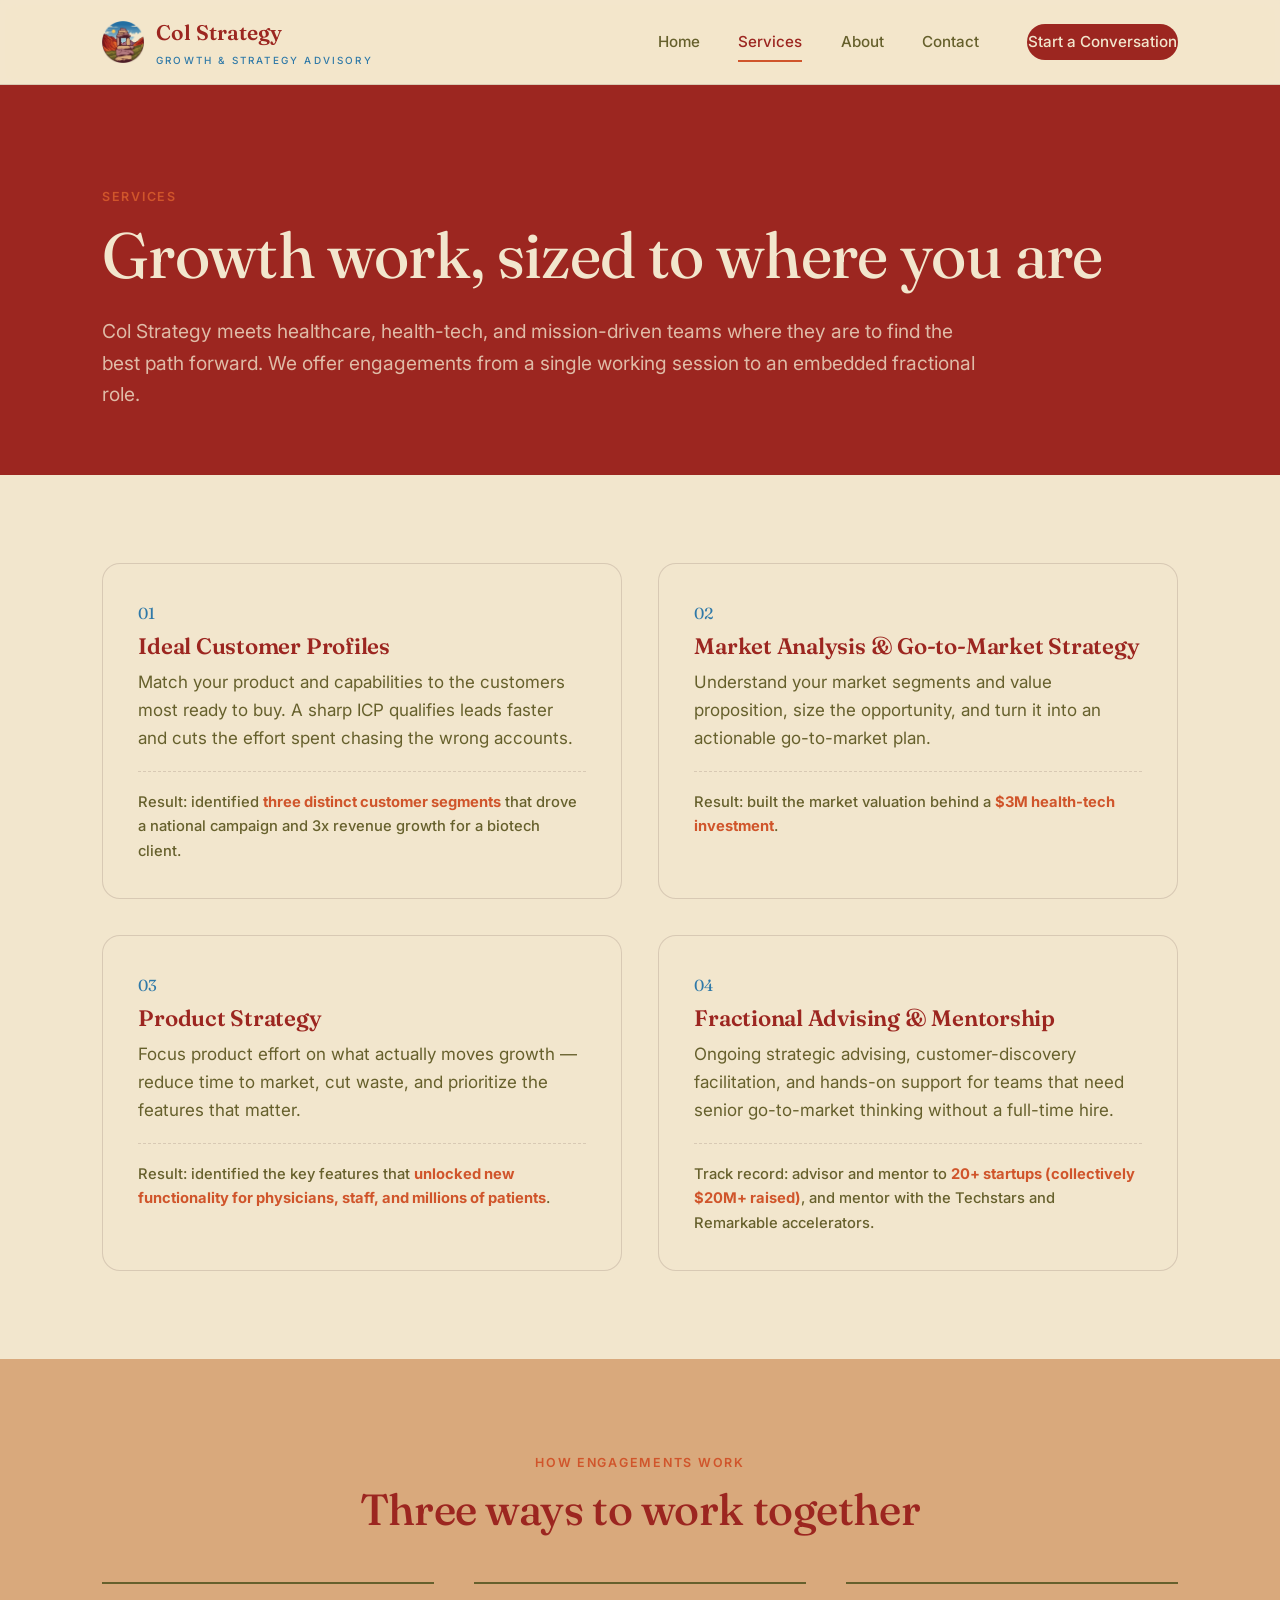
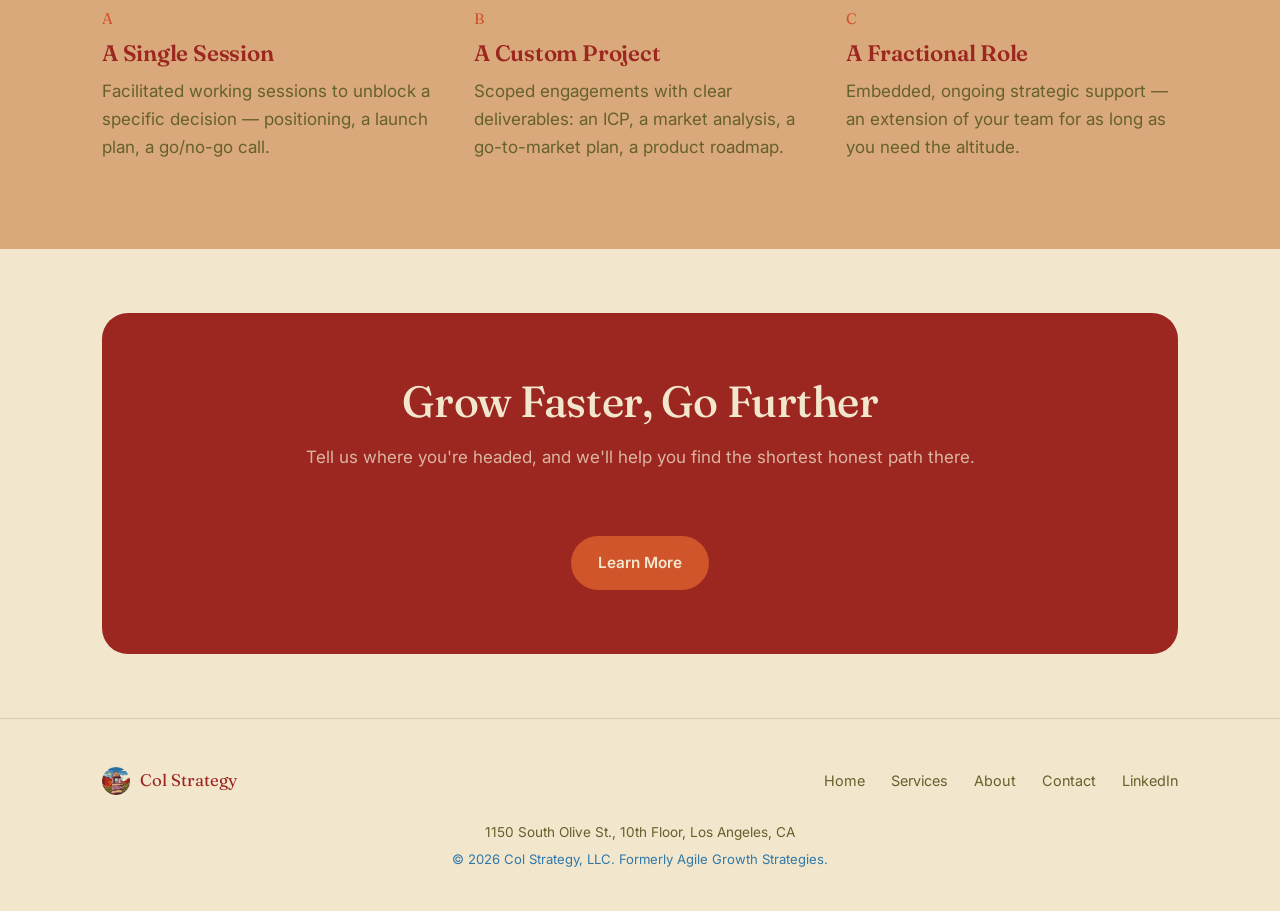
<file: services.html>
<!DOCTYPE html>
<html lang="en">
<head>
<meta charset="UTF-8">
<meta name="viewport" content="width=device-width, initial-scale=1.0">
<title>Services — Col Strategy</title>
<meta name="description" content="Go-to-market strategy, market analysis, product strategy, and fractional advising for healthcare and mission-driven companies.">
<meta property="og:type" content="website">
<meta property="og:site_name" content="Col Strategy">
<meta property="og:title" content="Services — Col Strategy">
<meta property="og:description" content="Go-to-market strategy, market analysis, product strategy, and fractional advising for healthcare and mission-driven companies.">
<meta property="og:url" content="https://colstrategy.com/services.html">
<meta property="og:image" content="https://colstrategy.com/assets/og-card.png">
<meta name="twitter:card" content="summary_large_image">
<meta name="twitter:title" content="Services — Col Strategy">
<meta name="twitter:description" content="Go-to-market strategy, market analysis, product strategy, and fractional advising for healthcare and mission-driven companies.">
<meta name="twitter:image" content="https://colstrategy.com/assets/og-card.png">
<link rel="icon" href="assets/favicon.ico" sizes="any">
<link rel="apple-touch-icon" href="assets/apple-touch-icon.png">
<link rel="preconnect" href="https://fonts.googleapis.com">
<link rel="preconnect" href="https://fonts.gstatic.com" crossorigin>
<link href="https://fonts.googleapis.com/css2?family=Fraunces:opsz,wght@9..144,400;9..144,500;9..144,600&family=Inter:wght@400;500;600;700&display=swap" rel="stylesheet">
<link rel="stylesheet" href="css/styles.css">
</head>
<body class="page-services">

<header class="site-header">
  <div class="wrap">
    <a href="index.html" class="brand">
      <img src="assets/cairn-mark.png" alt="Col Strategy cairn mark">
      <span class="brand-name">Col Strategy<span class="lower">Growth &amp; Strategy Advisory</span></span>
    </a>
    <button class="nav-toggle" aria-label="Toggle navigation" aria-expanded="false">
      <span></span><span></span><span></span>
    </button>
    <nav class="main-nav">
      <a href="index.html">Home</a>
      <a href="services.html" class="active">Services</a>
      <a href="about.html">About</a>
      <a href="contact.html">Contact</a>
      <a href="contact.html" class="btn btn-primary nav-cta">Start a Conversation</a>
    </nav>
  </div>
</header>

<section class="hero" style="padding-bottom:64px;">
  <div class="wrap">
    <div class="eyebrow">Services</div>
    <h1 style="max-width:16em;">Growth work, sized to where you are</h1>
    <p class="lede">Col Strategy meets healthcare, health-tech, and mission-driven teams where they are to find the best path forward. We offer engagements from a single working session to an embedded fractional role.</p>
  </div>
</section>

<section>
  <div class="wrap grid-2">

    <div class="service-card">
      <span class="index">01</span>
      <h3>Ideal Customer Profiles</h3>
      <p>Match your product and capabilities to the customers most ready to buy. A sharp ICP qualifies leads faster and cuts the effort spent chasing the wrong accounts.</p>
      <div class="service-proof">Result: identified <span>three distinct customer segments</span> that drove a national campaign and 3x revenue growth for a biotech client.</div>
    </div>

    <div class="service-card">
      <span class="index">02</span>
      <h3>Market Analysis &amp; Go-to-Market Strategy</h3>
      <p>Understand your market segments and value proposition, size the opportunity, and turn it into an actionable go-to-market plan.</p>
      <div class="service-proof">Result: built the market valuation behind a <span>$3M health-tech investment</span>.</div>
    </div>

    <div class="service-card">
      <span class="index">03</span>
      <h3>Product Strategy</h3>
      <p>Focus product effort on what actually moves growth — reduce time to market, cut waste, and prioritize the features that matter.</p>
      <div class="service-proof">Result: identified the key features that <span>unlocked new functionality for physicians, staff, and millions of patients</span>.</div>
    </div>

    <div class="service-card">
      <span class="index">04</span>
      <h3>Fractional Advising &amp; Mentorship</h3>
      <p>Ongoing strategic advising, customer-discovery facilitation, and hands-on support for teams that need senior go-to-market thinking without a full-time hire.</p>
      <div class="service-proof">Track record: advisor and mentor to <span>20+ startups (collectively $20M+ raised)</span>, and mentor with the Techstars and Remarkable accelerators.</div>
    </div>

  </div>
</section>

<section class="section-deep">
  <div class="wrap">
    <div class="section-head center">
      <div class="eyebrow">How Engagements Work</div>
      <h2>Three ways to work together</h2>
    </div>
    <div class="grid-3">
      <div class="value-card">
        <span class="num">A</span>
        <h3>A Single Session</h3>
        <p>Facilitated working sessions to unblock a specific decision — positioning, a launch plan, a go/no-go call.</p>
      </div>
      <div class="value-card">
        <span class="num">B</span>
        <h3>A Custom Project</h3>
        <p>Scoped engagements with clear deliverables: an ICP, a market analysis, a go-to-market plan, a product roadmap.</p>
      </div>
      <div class="value-card">
        <span class="num">C</span>
        <h3>A Fractional Role</h3>
        <p>Embedded, ongoing strategic support — an extension of your team for as long as you need the altitude.</p>
      </div>
    </div>
  </div>
</section>

<section class="section-tight">
  <div class="wrap">
    <div class="cta-band">
      <h2>Grow Faster, Go Further</h2>
      <p>Tell us where you're headed, and we'll help you find the shortest honest path there.</p>
      <a href="contact.html" class="btn btn-primary mt-lg">Learn More</a>
    </div>
  </div>
</section>

<footer class="site-footer">
  <div class="wrap">
    <div class="footer-grid">
      <a href="index.html" class="footer-brand">
        <img src="assets/cairn-mark.png" alt="Col Strategy">
        Col Strategy
      </a>
      <nav class="footer-links">
        <a href="index.html">Home</a>
        <a href="services.html">Services</a>
        <a href="about.html">About</a>
        <a href="contact.html">Contact</a>
        <a href="https://www.linkedin.com/in/wryanberger/" target="_blank" rel="noopener">LinkedIn</a>
      </nav>
    </div>
    <div class="footer-address">1150 South Olive St., 10th Floor, Los Angeles, CA</div>
    <div class="footer-note">&copy; <span id="year"></span> Col Strategy, LLC. Formerly Agile Growth Strategies.</div>
  </div>
</footer>

<script src="js/main.js"></script>
<script>document.getElementById("year").textContent = new Date().getFullYear();</script>
</body>
</html>
</file>
<file: css/styles.css>
/* ============================================================
   Col Strategy — Site Stylesheet
   ============================================================ */

:root {
  --paper: #f2e6cd;
  --paper-deep: #d9a97c;
  --ink: #3d151d;
  --ink-soft: #66602c;
  --stone: #2f79a8;
  --stone-light: #d9a97c;
  --forest: #9c2620;
  --forest-deep: #3d151d;
  --rust: #d0552b;
  --line: rgba(61, 21, 29, 0.14);
  --max: 1140px;

  --font-display: "Fraunces", "Iowan Old Style", Georgia, serif;
  --font-body: "Inter", -apple-system, BlinkMacSystemFont, "Segoe UI", sans-serif;
}

/* ---------- Per-page accent variations (Extended palette) ---------- */
/* page-home uses the :root defaults: --forest-deep: #3d151d (Ink Maroon), --forest: #9c2620 (Canyon Red) */
body.page-services { --forest-deep: #9c2620; --forest: #66602c; } /* Canyon Red surface, Sage Olive accent */
body.page-about    { --forest-deep: #66602c; --forest: #9c2620; } /* Sage Olive surface, Canyon Red accent */
body.page-contact  { --forest-deep: #2f79a8; --forest: #3d151d; } /* Canyon Sky surface, Ink Maroon accent */

* { box-sizing: border-box; }
html { scroll-behavior: smooth; }

body {
  margin: 0;
  background: var(--paper);
  color: var(--ink);
  font-family: var(--font-body);
  font-size: 17px;
  line-height: 1.65;
  -webkit-font-smoothing: antialiased;
}

img { max-width: 100%; display: block; }

a { color: inherit; text-decoration: none; }

.wrap {
  max-width: var(--max);
  margin: 0 auto;
  padding: 0 32px;
}

h1, h2, h3, h4 {
  font-family: var(--font-display);
  font-weight: 500;
  line-height: 1.12;
  margin: 0 0 0.4em;
  color: var(--forest-deep);
  letter-spacing: -0.01em;
}

h1 { font-size: clamp(2.6rem, 5vw, 4.4rem); font-weight: 450; }
h2 { font-size: clamp(2rem, 3.4vw, 2.9rem); }
h3 { font-size: 1.4rem; font-weight: 600; }

p { margin: 0 0 1em; color: var(--ink-soft); }
p:last-child { margin-bottom: 0; }

.eyebrow {
  display: inline-block;
  font-family: var(--font-body);
  font-size: 0.78rem;
  font-weight: 600;
  letter-spacing: 0.14em;
  text-transform: uppercase;
  color: var(--rust);
  margin-bottom: 0.9em;
}

.lede {
  font-size: 1.2rem;
  color: var(--ink-soft);
  max-width: 46em;
}

/* ---------- Buttons ---------- */
.btn {
  display: inline-flex;
  align-items: center;
  gap: 0.5em;
  padding: 0.85em 1.7em;
  border-radius: 999px;
  font-family: var(--font-body);
  font-weight: 600;
  font-size: 0.96rem;
  border: 1.5px solid transparent;
  cursor: pointer;
  transition: transform 0.15s ease, background 0.2s ease, color 0.2s ease, border-color 0.2s ease;
}
.btn:hover { transform: translateY(-1px); }

.btn-primary {
  background: var(--forest-deep);
  color: var(--paper);
}
.btn-primary:hover { background: var(--rust); }

.btn-ghost {
  background: transparent;
  color: var(--forest-deep);
  border-color: var(--forest-deep);
}
.btn-ghost:hover {
  background: var(--forest-deep);
  color: var(--paper);
}

/* ---------- Header ---------- */
.site-header {
  position: sticky;
  top: 0;
  z-index: 50;
  background: rgba(242, 230, 205, 0.92);
  backdrop-filter: saturate(150%) blur(8px);
  border-bottom: 1px solid var(--line);
}

.site-header .wrap {
  display: flex;
  align-items: center;
  justify-content: space-between;
  height: 84px;
}

.brand {
  display: flex;
  align-items: center;
  gap: 12px;
  font-family: var(--font-display);
  font-size: 1.32rem;
  color: var(--forest-deep);
  font-weight: 600;
}
.brand img { height: 42px; width: auto; }
.brand .brand-name { white-space: nowrap; }
.brand .brand-name .lower { display: block; font-family: var(--font-body); font-weight: 500; font-size: 0.62rem; letter-spacing: 0.22em; text-transform: uppercase; color: var(--stone); margin-top: 2px; }

.main-nav { display: flex; align-items: center; gap: 2.4rem; }
.main-nav a {
  font-size: 0.95rem;
  font-weight: 500;
  color: var(--ink-soft);
  position: relative;
  padding: 4px 0;
}
.main-nav a:hover, .main-nav a.active { color: var(--forest-deep); }
.main-nav a.active::after {
  content: "";
  position: absolute;
  left: 0; right: 0; bottom: -3px;
  height: 2px;
  background: var(--rust);
}
.nav-cta { margin-left: 0.6rem; padding: 0.85em 2rem; }
.main-nav a.nav-cta.btn-primary { color: var(--paper); }
body.page-home .main-nav a.nav-cta.btn-primary { border-color: rgba(242, 230, 205, 0.55); }

.nav-toggle {
  display: none;
  background: none;
  border: none;
  cursor: pointer;
  padding: 6px;
}
.nav-toggle span {
  display: block;
  width: 24px;
  height: 2px;
  background: var(--forest-deep);
  margin: 5px 0;
  transition: 0.2s;
}

@media (max-width: 860px) {
  .main-nav {
    position: fixed;
    top: 84px; left: 0; right: 0;
    background: var(--paper);
    flex-direction: column;
    align-items: flex-start;
    gap: 0;
    padding: 8px 32px 26px;
    border-bottom: 1px solid var(--line);
    transform: translateY(-8px);
    opacity: 0;
    pointer-events: none;
    transition: 0.18s ease;
  }
  .main-nav.open { transform: translateY(0); opacity: 1; pointer-events: auto; }
  .main-nav a { padding: 12px 0; width: 100%; border-bottom: 1px solid var(--line); }
  .main-nav a:last-child { border-bottom: none; }
  .nav-cta { margin-left: 0; margin-top: 10px; }
  .nav-toggle { display: block; }
}

/* ---------- Hero ---------- */
.hero {
  background: var(--forest-deep);
  color: var(--paper);
  padding: 96px 0 84px;
  position: relative;
  overflow: hidden;
}
.hero .wrap { position: relative; z-index: 2; }
.hero h1 { color: var(--paper); }
.hero .lede { color: rgba(242, 230, 205, 0.78); }

.hero-grid {
  display: grid;
  grid-template-columns: 1.15fr 0.85fr;
  gap: 48px;
  align-items: center;
}

.hero-mark {
  display: flex;
  justify-content: center;
}
.hero-mark img {
  max-height: 340px;
  width: auto;
  filter: drop-shadow(0 18px 30px rgba(0,0,0,0.35));
}

.hero-actions { display: flex; gap: 14px; margin-top: 2rem; flex-wrap: wrap; }
.hero .btn-ghost { color: var(--paper); border-color: rgba(242,230,205,0.5); }
.hero .btn-ghost:hover { background: var(--paper); color: var(--forest-deep); }

.definition {
  margin-top: 2.4rem;
  padding-top: 1.6rem;
  border-top: 1px solid rgba(242, 230, 205, 0.22);
  max-width: 30em;
}
.definition .term { font-family: var(--font-display); font-size: 1.3rem; color: var(--paper); }
.definition .ipa, .definition .pos { color: var(--stone-light); font-size: 0.92rem; margin-right: 0.6em; }
.definition p { color: rgba(242, 230, 205, 0.72); font-size: 0.98rem; margin-top: 0.5em; }

@media (max-width: 860px) {
  .hero-grid { grid-template-columns: 1fr; }
  .hero-mark { order: -1; }
  .hero-mark img { max-height: 220px; }
}

/* ---------- Section scaffolding ---------- */
section { padding: 88px 0; }
.section-tight { padding: 64px 0; }
.section-deep { background: var(--paper-deep); }

.section-head {
  max-width: 42em;
  margin-bottom: 3rem;
}
.section-head.center { margin-left: auto; margin-right: auto; text-align: center; }

/* ---------- Three-up value cards ---------- */
.grid-3 {
  display: grid;
  grid-template-columns: repeat(3, 1fr);
  gap: 40px;
}
@media (max-width: 860px) { .grid-3 { grid-template-columns: 1fr; gap: 32px; } }

.value-card { border-top: 2px solid var(--forest); padding-top: 1.4rem; }
.value-card .num {
  font-family: var(--font-display);
  font-size: 0.95rem;
  color: var(--rust);
  display: block;
  margin-bottom: 0.6rem;
}
.value-card h3 { margin-bottom: 0.5em; }

/* ---------- Services grid ---------- */
.grid-2 { display: grid; grid-template-columns: 1fr 1fr; gap: 36px; }
@media (max-width: 860px) { .grid-2 { grid-template-columns: 1fr; } }

.service-card {
  background: var(--paper);
  border: 1px solid var(--line);
  border-radius: 18px;
  padding: 2.2rem;
}
.section-deep .service-card { background: var(--paper); }
.service-card .index { font-family: var(--font-display); color: var(--stone); font-size: 1rem; }
.service-card h3 { margin-top: 0.3em; }
.service-proof {
  margin-top: 1.2rem;
  padding-top: 1.1rem;
  border-top: 1px dashed var(--line);
  font-size: 0.92rem;
  color: var(--forest);
  font-weight: 500;
}
.service-proof span { color: var(--rust); font-weight: 700; }

/* ---------- Story / split section ---------- */
.split {
  display: grid;
  grid-template-columns: 0.9fr 1.1fr;
  gap: 60px;
  align-items: center;
}
@media (max-width: 860px) { .split { grid-template-columns: 1fr; } }
.split-visual {
  background: var(--forest-deep);
  border-radius: 22px;
  display: flex;
  align-items: center;
  justify-content: center;
  padding: 48px;
  min-height: 320px;
}
.split-visual img { max-height: 280px; }

/* ---------- Testimonial ---------- */
.testimonial {
  background: var(--forest-deep);
  color: var(--paper);
  border-radius: 22px;
  padding: 3.4rem;
  text-align: center;
}
.testimonial blockquote {
  font-family: var(--font-display);
  font-size: clamp(1.3rem, 2.4vw, 1.7rem);
  line-height: 1.45;
  margin: 0 0 1.2rem;
  font-weight: 400;
}
.testimonial cite {
  font-style: normal;
  color: var(--stone-light);
  font-size: 0.95rem;
}
.testimonial cite a { text-decoration: underline; text-underline-offset: 3px; }

/* ---------- About page bits ---------- */
.about-hero { display: grid; grid-template-columns: 1fr 1fr; gap: 56px; align-items: start; }
@media (max-width: 860px) { .about-hero { grid-template-columns: 1fr; } }

.credential-list { list-style: none; margin: 1.6rem 0 0; padding: 0; display: grid; gap: 0.9rem; }
.credential-list li {
  padding-left: 1.6rem;
  position: relative;
  color: var(--ink-soft);
  font-size: 0.98rem;
}
.credential-list li::before {
  content: "";
  position: absolute;
  left: 0; top: 0.5em;
  width: 7px; height: 7px;
  border-radius: 50%;
  background: var(--rust);
}

.client-strip {
  display: flex;
  flex-wrap: wrap;
  gap: 14px;
  margin-top: 1.6rem;
}
.client-strip span {
  border: 1px solid var(--line);
  border-radius: 999px;
  padding: 0.5em 1.1em;
  font-size: 0.86rem;
  color: var(--ink-soft);
  font-weight: 500;
}

/* ---------- Contact ---------- */
.contact-columns {
  display: grid;
  grid-template-columns: 1fr 1fr;
  gap: 40px;
  align-items: stretch;
}
@media (max-width: 860px) {
  .contact-columns { grid-template-columns: 1fr; }
}

.contact-card-columned {
  display: flex;
  flex-direction: column;
  justify-content: center;
}

.field { margin-bottom: 1.3rem; }
.field label {
  display: block;
  font-size: 0.85rem;
  font-weight: 600;
  color: var(--forest-deep);
  margin-bottom: 0.45em;
}
.field .req { color: var(--rust); font-weight: 400; }
.field input, .field textarea {
  width: 100%;
  padding: 0.85em 1em;
  border-radius: 10px;
  border: 1.5px solid var(--line);
  background: var(--paper);
  font-family: var(--font-body);
  font-size: 1rem;
  color: var(--ink);
}
.field input:focus, .field textarea:focus {
  outline: none;
  border-color: var(--forest);
}
.field-row { display: grid; grid-template-columns: 1fr 1fr; gap: 20px; }
@media (max-width: 560px) { .field-row { grid-template-columns: 1fr; } }

.inquiry-form .btn { width: 100%; justify-content: center; }

.field-checkbox {
  display: flex;
  align-items: center;
  gap: 0.6em;
  margin-top: 0.7em;
  font-size: 0.92rem;
  color: var(--ink-soft);
  font-weight: 400;
  cursor: pointer;
}
.field-checkbox input[type="checkbox"] {
  width: 1.1em;
  height: 1.1em;
  accent-color: var(--forest-deep);
  cursor: pointer;
  flex-shrink: 0;
  margin: 0;
}
.form-status {
  margin-top: 1rem;
  font-size: 0.88rem;
  color: var(--stone);
  min-height: 1.2em;
}
.form-status-error { color: var(--rust); font-weight: 600; }

.form-success h3 { margin-bottom: 0.3em; }
.form-success p { margin: 0; }
.form-success a { font-weight: 600; color: var(--forest-deep); text-decoration: underline; text-underline-offset: 3px; }

.contact-card {
  background: var(--paper-deep);
  border-radius: 20px;
  padding: 2.4rem;
}
.contact-card h3 { margin-bottom: 0.3em; }
.contact-card .contact-line {
  display: flex;
  align-items: center;
  gap: 10px;
  margin-top: 1.1rem;
  font-size: 0.98rem;
}
.contact-card .contact-line a { font-weight: 600; color: var(--forest-deep); text-decoration: underline; text-underline-offset: 3px; }

/* ---------- CTA band ---------- */
.cta-band {
  background: var(--forest-deep);
  color: var(--paper);
  border-radius: 26px;
  padding: 4rem 3rem;
  text-align: center;
}
.cta-band h2 { color: var(--paper); }
.cta-band p { color: rgba(242,230,205,0.75); }
.cta-band .btn-primary { background: var(--rust); }
.cta-band .btn-primary:hover { background: var(--paper); color: var(--forest-deep); }

/* ---------- Footer ---------- */
.site-footer {
  border-top: 1px solid var(--line);
  padding: 48px 0 40px;
}
.footer-grid {
  display: flex;
  justify-content: space-between;
  align-items: center;
  flex-wrap: wrap;
  gap: 20px;
}
.footer-brand { display: flex; align-items: center; gap: 10px; font-family: var(--font-display); color: var(--forest-deep); font-size: 1.05rem; }
.footer-brand img { height: 28px; }
.footer-links { display: flex; gap: 26px; flex-wrap: wrap; }
.footer-links a { font-size: 0.9rem; color: var(--ink-soft); }
.footer-links a:hover { color: var(--forest-deep); }
.footer-address { font-size: 0.85rem; color: var(--ink-soft); margin-top: 26px; text-align: center; }
.footer-note { font-size: 0.82rem; color: var(--stone); margin-top: 6px; text-align: center; }

/* ---------- Utility ---------- */
.mt-lg { margin-top: 3rem; }
.text-center { text-align: center; }
</file>
